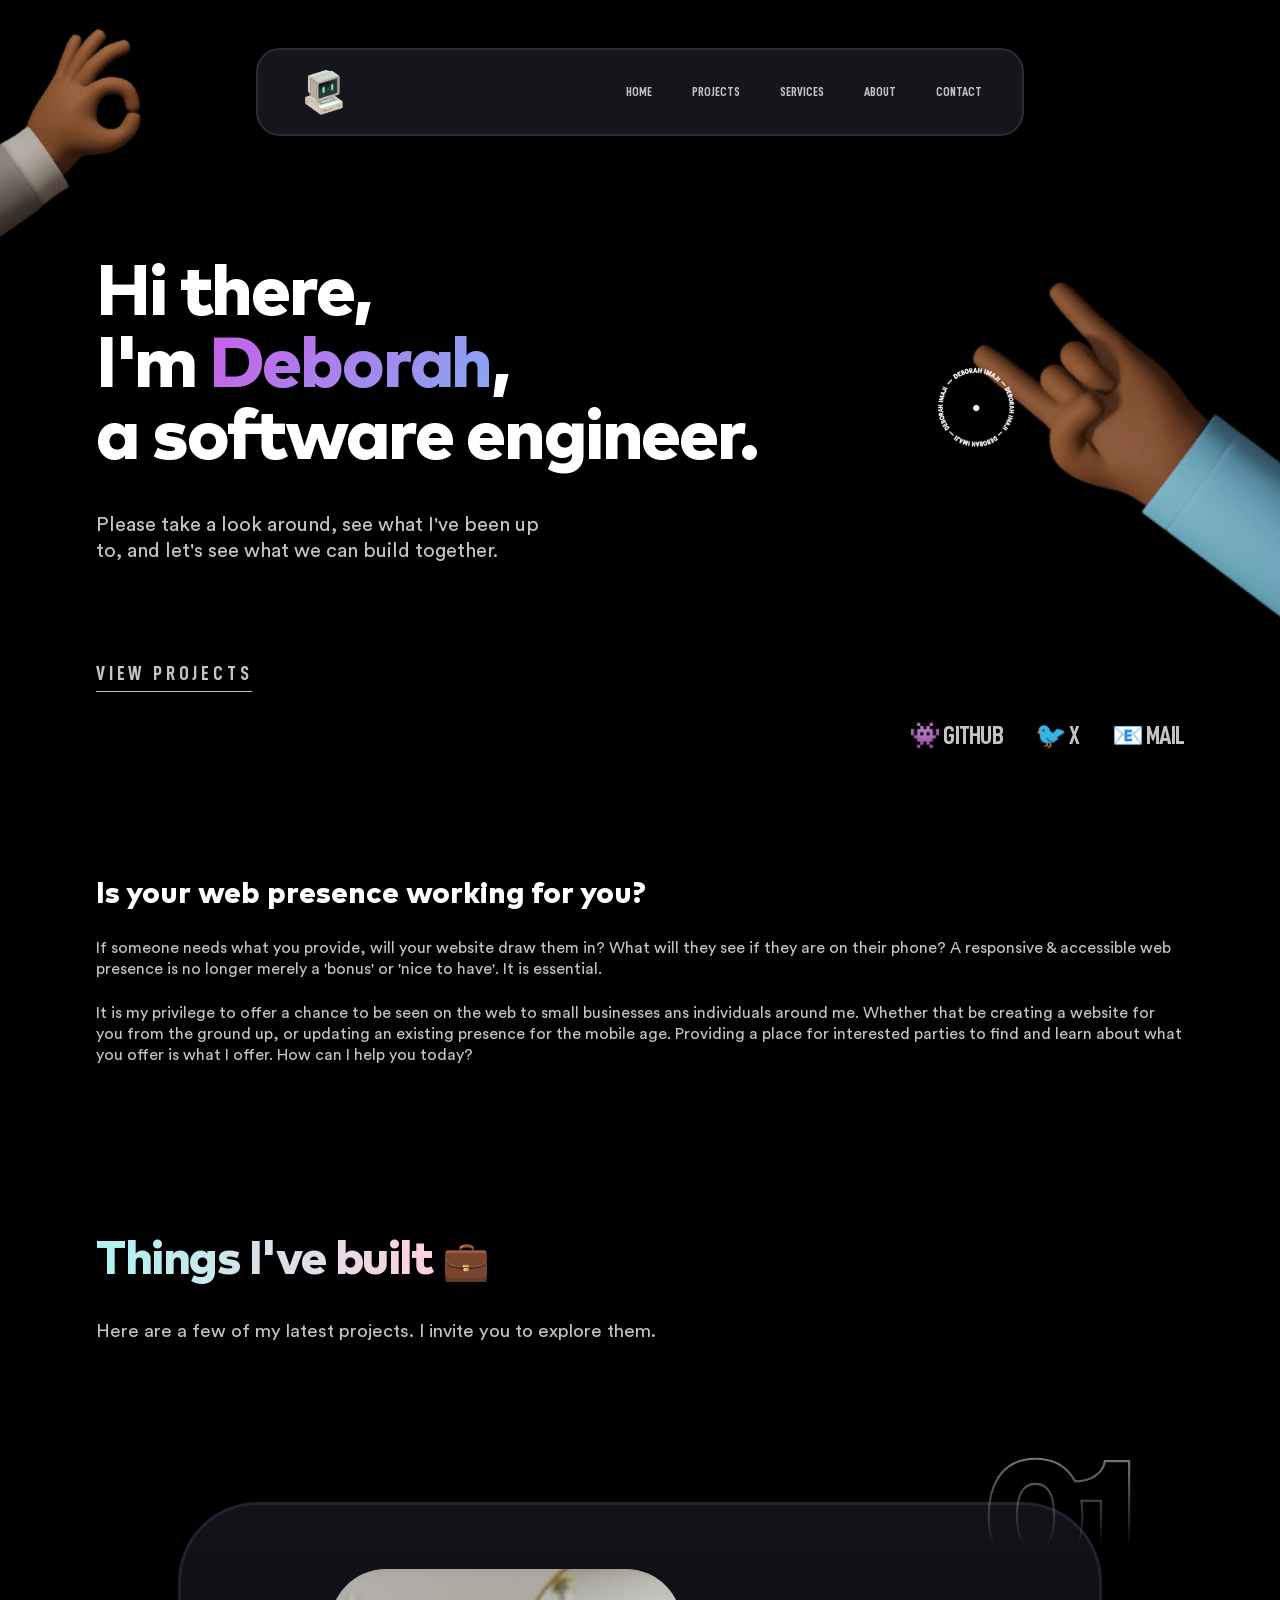
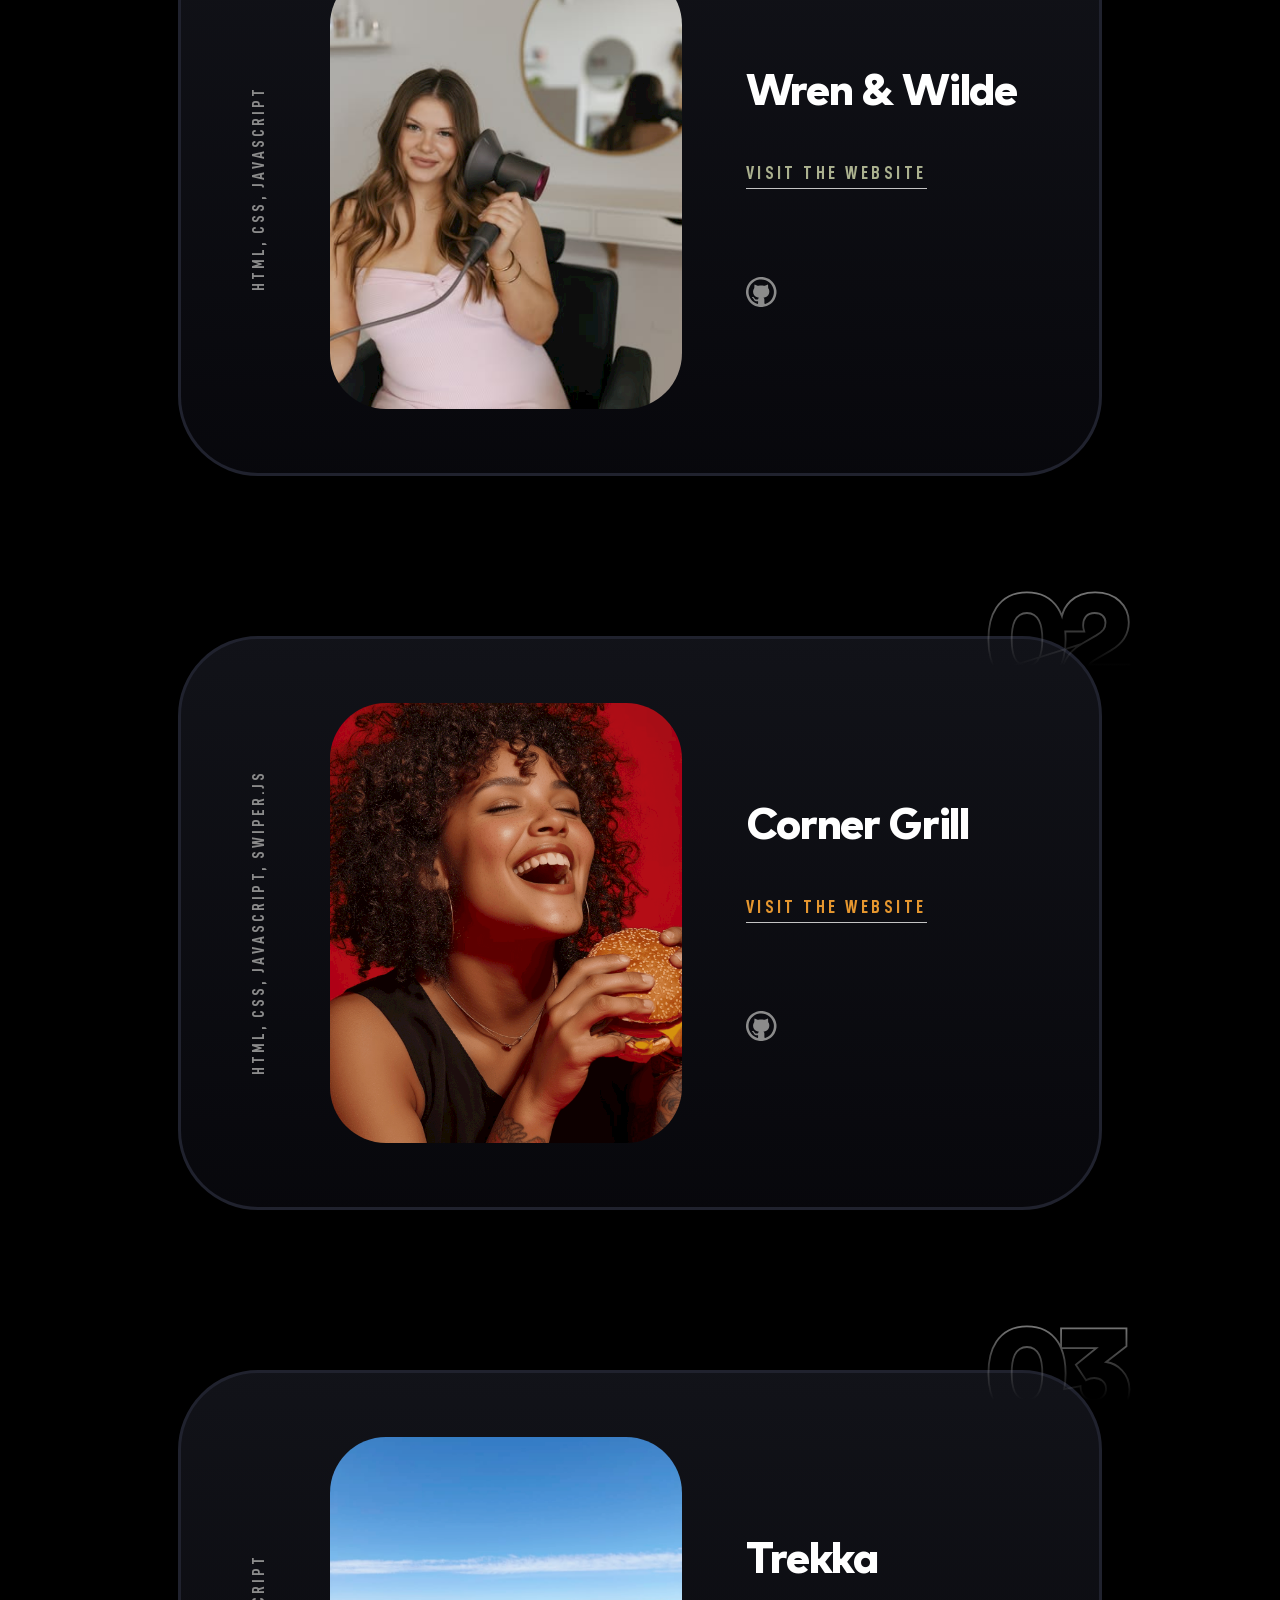
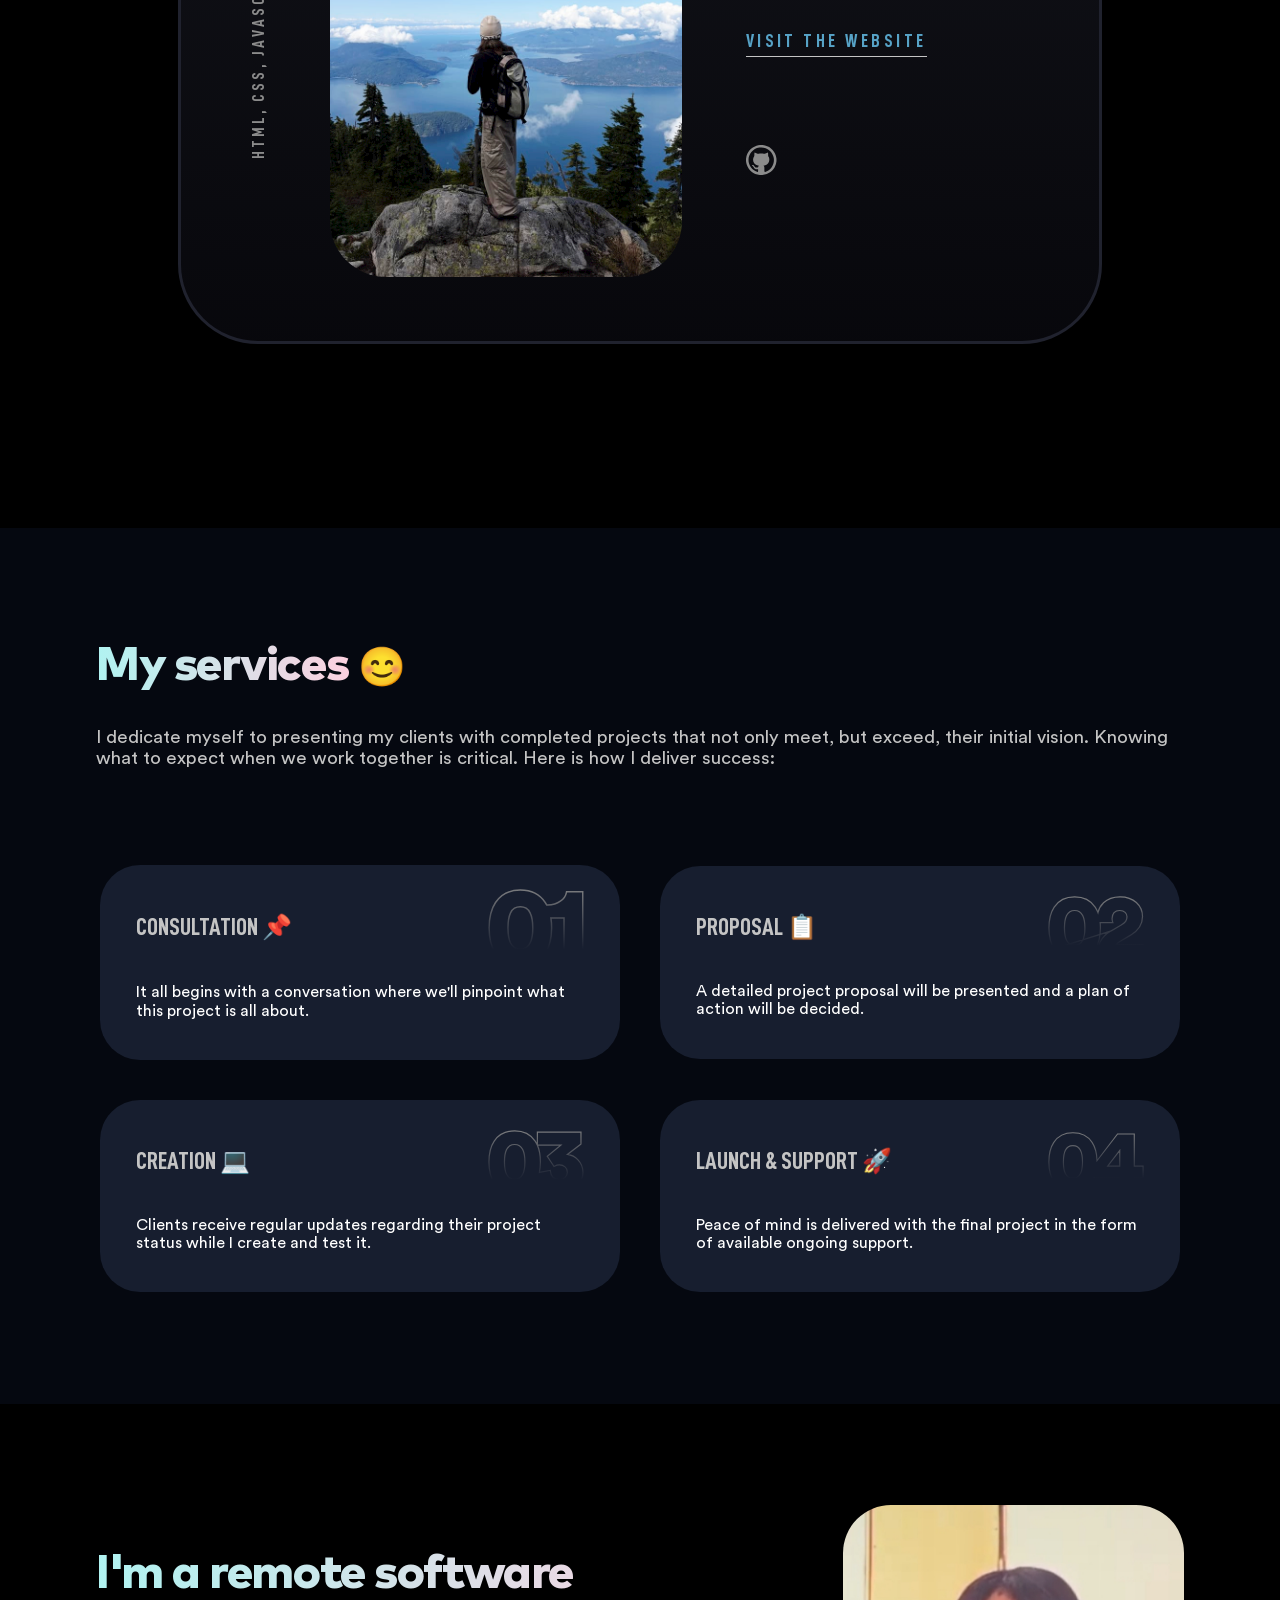
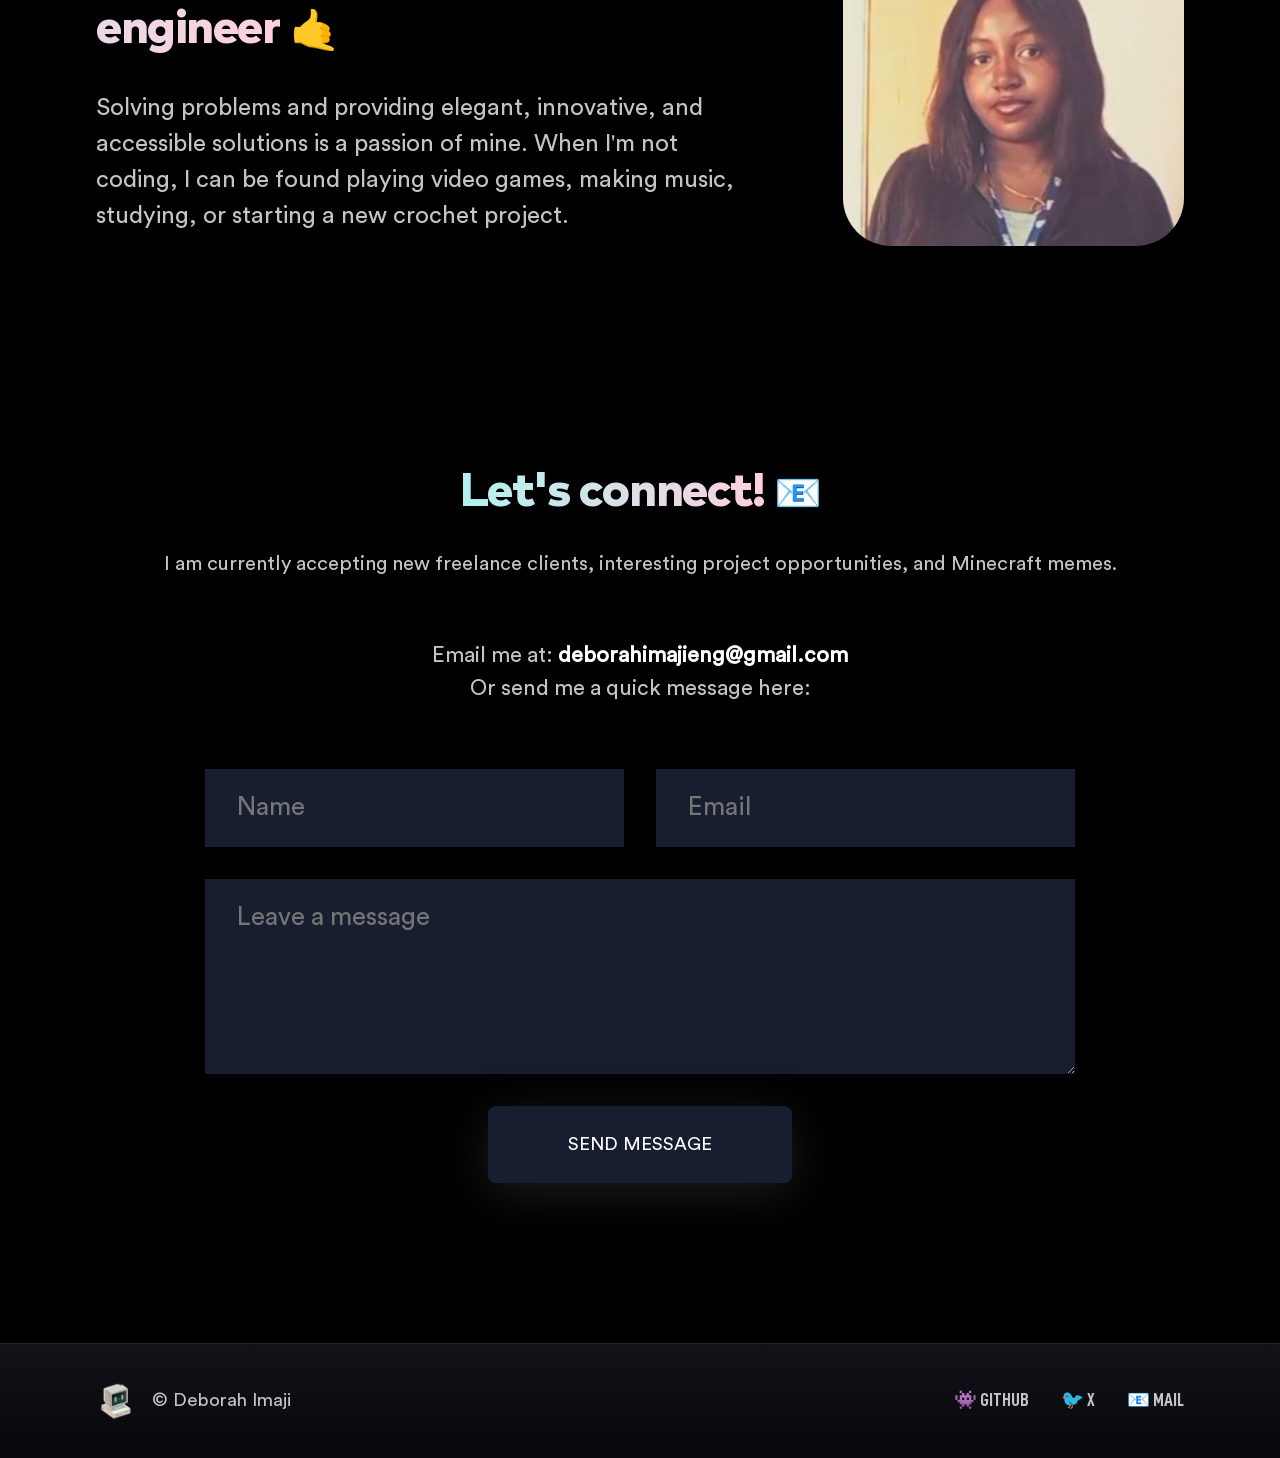
<file: index.html>
<!DOCTYPE html>
<html lang="en">
	<head>
    	<meta charset="utf-8">
    	<meta name="description" content="Your description goes here">
    	<meta name="keywords" content="one, two, three">
    <meta name="viewport" content="width=device-width, initial-scale=1.0">

    <!-- FAVICON -->
    <link rel="icon" href="assets/favicon/favicon.ico">
    <link rel="apple-touch-icon" href="assets/favicon/apple-touch-icon.png">
    <link rel="manifest" href="assets/favicon/site.webmanifest">

		<title>Deborah Imaji</title>

		<!-- external CSS link -->
		<link rel="stylesheet" href="css/normalize.css">
		<link rel="stylesheet" href="css/style.css">
	</head>
	<body>

    <div class="preloader is-inview">
            <div class="preloader__wrapper">
              <div class="preloader__left">
                <img src="assets/images/deborah-imaji-logo.png" alt="Deborah's computer logo">
              </div>

              <div class="preloader__right">
      <div class="preloader__track">
        <p class="preloader__text">HTML</p>
        <p class="preloader__text">CSS</p>
        <p class="preloader__text">JAVASCRIPT</p>
        <p class="preloader__text">HTML</p>
        <p class="preloader__text">CSS</p>
        <p class="preloader__text">JAVASCRIPT</p>
      </div>
    </div>
            </div>
    </div>

    <div class="cursor"></div>

    <!-- NAVBAR -->
    <nav class="navbar">
      <img src="assets/images/deborah-imaji-logo.png" alt="Deborah's computer logo" class="nav-logo">

      <div class="nav-links">
        <a href="#home">HOME</a>
        <a href="#projects">PROJECTS</a>
        <a href="#services">SERVICES</a>
        <a href="#about">ABOUT</a>
        <a href="#contact">CONTACT</a>
      </div>

      <button class="nav-burger" id="navBurger">
        <svg width="57" height="20" viewBox="0 0 26 20"><path fill="transparent" stroke-width="1.5" stroke="#c4c4c4" d="M 2 2.5 L 57 2.5"></path><path fill="transparent" stroke-width="1.5" stroke="#c4c4c4" d="M 2 9.423 L 57 9.423" opacity="1"></path><path fill="transparent" stroke-width="1.5" stroke="#c4c4c4" d="M 2 16.346 L 27 16.346"></path></svg>
      </button>
    </nav>

    <div class="nav-menu" id="navMenu">
      <div>
        <h4 class="nav-menu-h4">DON'T BE A STRANGER</h4>
        <div class="nav-menu-socials">
          <a target="_blank" href="https://github.com/DeborahImj">👾 GITHUB</a>
          <a target="_blank" href="https://x.com/DeborahImajiEng">🐦 X</a>
          <a target="_blank" href="mailto:deborahimajieng@gmail.com">📧 MAIL</a>
        </div>
      </div>

      <div>
        <h4 class="nav-menu-h4">NEED A WEBSITE?</h4>
        <a href="mailto:deborahimajieng@gmail.com" target="_blank" class="nav-menu-cta">Tell me about it</a>
      </div>

      <div>
        <h4 class="nav-menu-h4">FEATURED PROJECTS</h4>
        <div class="nav-menu-projects">
          <a target="_blank" href="https://wrenandwilde.netlify.app/">
            <img src="assets/images/wren-and-wilde-preview.jpg" alt="Wren and Wilde project">
            <h2>Wren & Wilde</h2>
          </a>
          <a href="https://cornergrill.netlify.app/" target="_blank">
            <img src="assets/images/corner-grill-preview.png" alt="Corner Grill project">
            <h2>Corner Grill</h2>
          </a>
          <a href="https://trekkaapp.netlify.app/" target="_blank">
            <img src="assets/images/trekka-preview.jpg" alt="Trekka project">
            <h2>
              Trekka
            </h2>
          </a>
        </div>
      </div>
    </div>

    <!-- HOME SECTION -->
    <section id="home" class="home-section">
      <div class="home-wrapper">
        <h1 class="home-heading">
        <span>Hi there,</span><br>
        <span>I'm <span class="home-gradient">Deborah</span>,</span><br>
        <span>a software engineer.</span>
      </h1>
      <p class="home-desc">
        Please take a look around, see what I've been up to, and let's see what we can build together.
      </p>
      <a href="#projects" class="home-projects">VIEW PROJECTS</a>

      <div class="home-socials">
        <a target="_blank" href="https://github.com/DeborahImj">👾 GITHUB</a>
          <a target="_blank" href="https://x.com/DeborahImajiEng">🐦 X</a>
          <a target="_blank" href="mailto:deborahimajieng@gmail.com">📧 MAIL</a>
      </div>
      </div>
    </section>


    <!-- HOOK SECTION -->
    <section class="hook-section">
      <h3 class="hook-heading">Is your web presence working for you?</h3>
      <p class="hook-desc">
        If someone needs what you provide, will your website draw them in? What will they see if they are on their phone? A responsive & accessible web presence is no longer merely a 'bonus' or 'nice to have'. It is essential.
      </p>
      <p class="hook-desc">
        It is my privilege to offer a chance to be seen on the web to small businesses ans individuals around me. Whether that be creating a website for you from the ground up, or updating an existing presence for the mobile age. Providing a place for interested parties to find and learn about what you offer is what I offer. How can I help you today?
      </p>
    </section>


    <!-- PROJECTS SECTION -->
    <section id="projects" class="projects-section">
      <h2 class="heading-2">
        <span>Things I've built </span>
        <small>💼</small>
      </h2>
      <p class="section-paragraph">
        Here are a few of my latest projects. I invite you to explore them.
      </p>

      <div class="project-card project1">
        <div class="project-card-left">
          <h4 class="project-card-h4">HTML, CSS, JAVASCRIPT</h4>
        </div>

        <div class="project-card-middle">
          <svg width="0" height="0" style="position:absolute">
            <filter id="filter-0">
              <feTurbulence type="fractalNoise" baseFrequency="0.008 0.02" numOctaves="2" seed="4" result="noise"/>
              <feDisplacementMap in="SourceGraphic" in2="noise" scale="0" xChannelSelector="R" yChannelSelector="G"/>
            </filter>
          </svg>

          <div class="project-card-images">
            <img class="img-a" src="assets/images/wren-and-wilde-preview.jpg" alt="Wren and Wilde preview">
            <img class="img-b" src="assets/images/wrenandwilde02.png" alt="Wren and Wilde alternate view">
          </div>
        </div>

        <div class="project-card-right">
          <h3>Wren & Wilde</h3>
          <a href="https://wrenandwilde.netlify.app/" target="_blank" class="project-card-link">VISIT THE WEBSITE</a>
          <a href="https://github.com/DeborahImj/wren-and-wilde" target="_blank">
            <img src="assets/images/github.svg" alt="GitHub icon">
          </a>
        </div>
      </div>
      
      <div class="project-card project2">
        <div class="project-card-left">
          <h4 class="project-card-h4">HTML, CSS, JAVASCRIPT, SWIPER.JS</h4>
        </div>

        <div class="project-card-middle">
          <svg width="0" height="0" style="position:absolute">
            <filter id="filter-0">
              <feTurbulence type="fractalNoise" baseFrequency="0.008 0.02" numOctaves="2" seed="4" result="noise"/>
              <feDisplacementMap in="SourceGraphic" in2="noise" scale="0" xChannelSelector="R" yChannelSelector="G"/>
            </filter>
          </svg>

          <div class="project-card-images">
            <img class="img-a" src="assets/images/corner-grill-preview.png" alt="Corner Grill preview">
            <img class="img-b" src="assets/images/cornergrill02.png" alt="Corner Grill alternate view">
          </div>
        </div>

        <div class="project-card-right">
          <h3>Corner Grill</h3>
          <a href="https://cornergrill.netlify.app/" target="_blank" class="project-card-link">VISIT THE WEBSITE</a>
          <a href="https://github.com/DeborahImj/corner-grill" target="_blank">
            <img src="assets/images/github.svg" alt="GitHub icon">
          </a>
        </div>
      </div>
      
      <div class="project-card project3">
        <div class="project-card-left">
          <h4 class="project-card-h4">HTML, CSS, JAVASCRIPT</h4>
        </div>

        <div class="project-card-middle">
          <svg width="0" height="0" style="position:absolute">
            <filter id="filter-0">
              <feTurbulence type="fractalNoise" baseFrequency="0.008 0.02" numOctaves="2" seed="4" result="noise"/>
              <feDisplacementMap in="SourceGraphic" in2="noise" scale="0" xChannelSelector="R" yChannelSelector="G"/>
            </filter>
          </svg>

          <div class="project-card-images">
            <img class="img-a" src="assets/images/trekka-preview.jpg" alt="Trekka preview">
            <img class="img-b" src="assets/images/trekka02.png" alt="Trekka alternate view">
          </div>
        </div>

        <div class="project-card-right">
          <h3>Trekka</h3>
          <a href="https://trekkaapp.netlify.app/" target="_blank" class="project-card-link">VISIT THE WEBSITE</a>
          <a href="https://github.com/DeborahImj/trekka" target="_blank">
            <img src="assets/images/github.svg" alt="GitHub icon">
          </a>
        </div>
      </div>
    </section>


    <!-- SERVICES SECTION -->
    <section id="services" class="services-section">
      <h2 class="heading-2">
        <span>My services </span>
        <small>😊</small>
      </h2>
      <p class="section-paragraph">I dedicate myself to presenting my clients with completed projects that not only meet, but exceed, their initial vision. Knowing what to expect when we work together is critical. Here is how I deliver success:</p>

      <section class="service-gallery">
        <div class="service-card">
          <div class="service-card-top">
            <h3>Consultation 📌</h3>
            <img src="assets/images/01.svg" alt="Number 1 icon">
          </div>
          <p class="service-card-desc">
            It all begins with a conversation where we'll pinpoint what this project is all about.
          </p>
        </div>

        <div class="service-card">
          <div class="service-card-top">
            <h3>Proposal 📋</h3>
            <img src="assets/images/02.svg" alt="Number 2 icon">
          </div>
          <p class="service-card-desc">
            A detailed project proposal will be presented and a plan of action will be decided.
          </p>
        </div>

        <div class="service-card">
          <div class="service-card-top">
            <h3>Creation 💻</h3>
            <img src="assets/images/03.svg" alt="Number 3 icon">
          </div>
          <p class="service-card-desc">
            Clients receive regular updates regarding their project status while I create and test it.
          </p>
        </div>

        <div class="service-card">
          <div class="service-card-top">
            <h3>Launch & Support 🚀</h3>
            <img src="assets/images/04.svg" alt="Number 4 icon">
          </div>
          <p class="service-card-desc">
            Peace of mind is delivered with the final project in the form of available ongoing support.
          </p>
        </div>
      </section>
    </section>


    <!-- ABOUT SECTION -->
    <section id="about" class="about-section">
      <div class="about-left">
        <h2 class="heading-2">
          <span>I'm a remote software engineer</span>
          <small>🤙</small>
        </h2>
        <p class="section-paragraph">
          Solving problems and providing elegant, innovative, and accessible solutions is a passion of mine. When I'm not coding, I can be found playing video games, making music, studying, or starting a new crochet project.
        </p>
      </div>

      <div class="about-right">
        <img src="assets/images/deborah-imaji-headshot.jpg" alt="Deborah's headshot">
      </div>
    </section>


    <!-- CONTACT SECTION -->
    <section id="contact" class="contact-section">
      <h2 class="heading-2">
        <span>Let's connect!</span>
        <small>📧</small>
      </h2>
      <p class="section-paragraph">
        I am currently accepting new freelance clients, interesting project opportunities, and Minecraft memes.
      </p>
      <p class="contact-p">
        Email me at: <a href="mailto:deborahimajieng@gmail.com" target="_blank"><strong>deborahimajieng@gmail.com</strong></a>
        <br>
        Or send me a quick message here:
      </p>

      <form name="contact" method="POST" data-netlify="true" class="contact-form">
  <input type="hidden" name="form-name" value="contact" />

  <input type="text" id="name" name="name" required placeholder="Name" />

  <input type="email" id="email" name="email" required placeholder="Email" />

  <textarea id="message" name="message" rows="5" required placeholder="Leave a message"></textarea>

  <button type="submit">SEND MESSAGE</button>
</form>

<p class="form-status contact-p" aria-live="polite"></p>
    </section>


    <!-- FOOTER -->
    <footer class="footer">
      <div class="footer-left">
        <img src="assets/images/deborah-imaji-logo.png" alt="Deborah's computer logo">
        <p>© Deborah Imaji</p>
      </div>
      <div class="footer-right">
        <a target="_blank" href="https://github.com/DeborahImj">👾 GITHUB</a>
          <a target="_blank" href="https://x.com/DeborahImajiEng">🐦 X</a>
          <a target="_blank" href="mailto:deborahimajieng@gmail.com">📧 MAIL</a>
      </div>
    </footer>
    
		<script type="text/javascript" src="js/main.js"></script>
	</body>
</html>
</file>
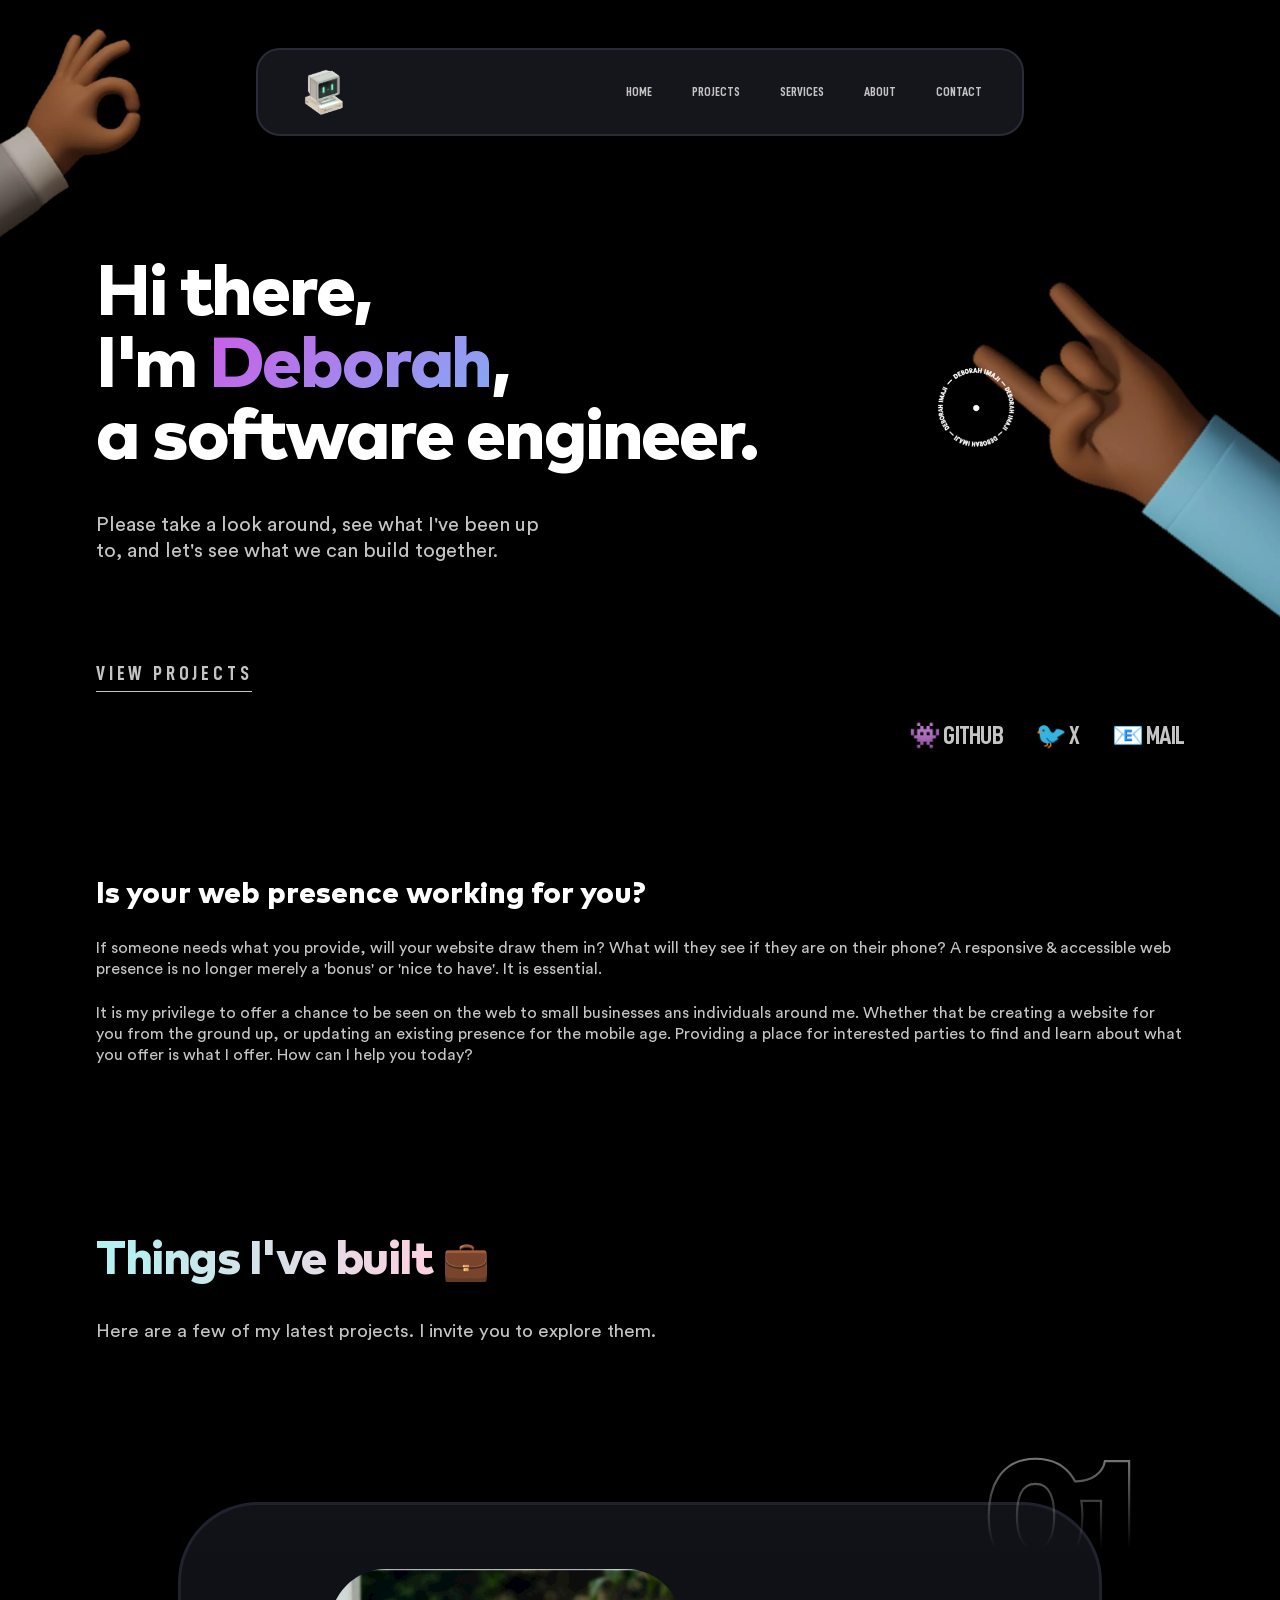
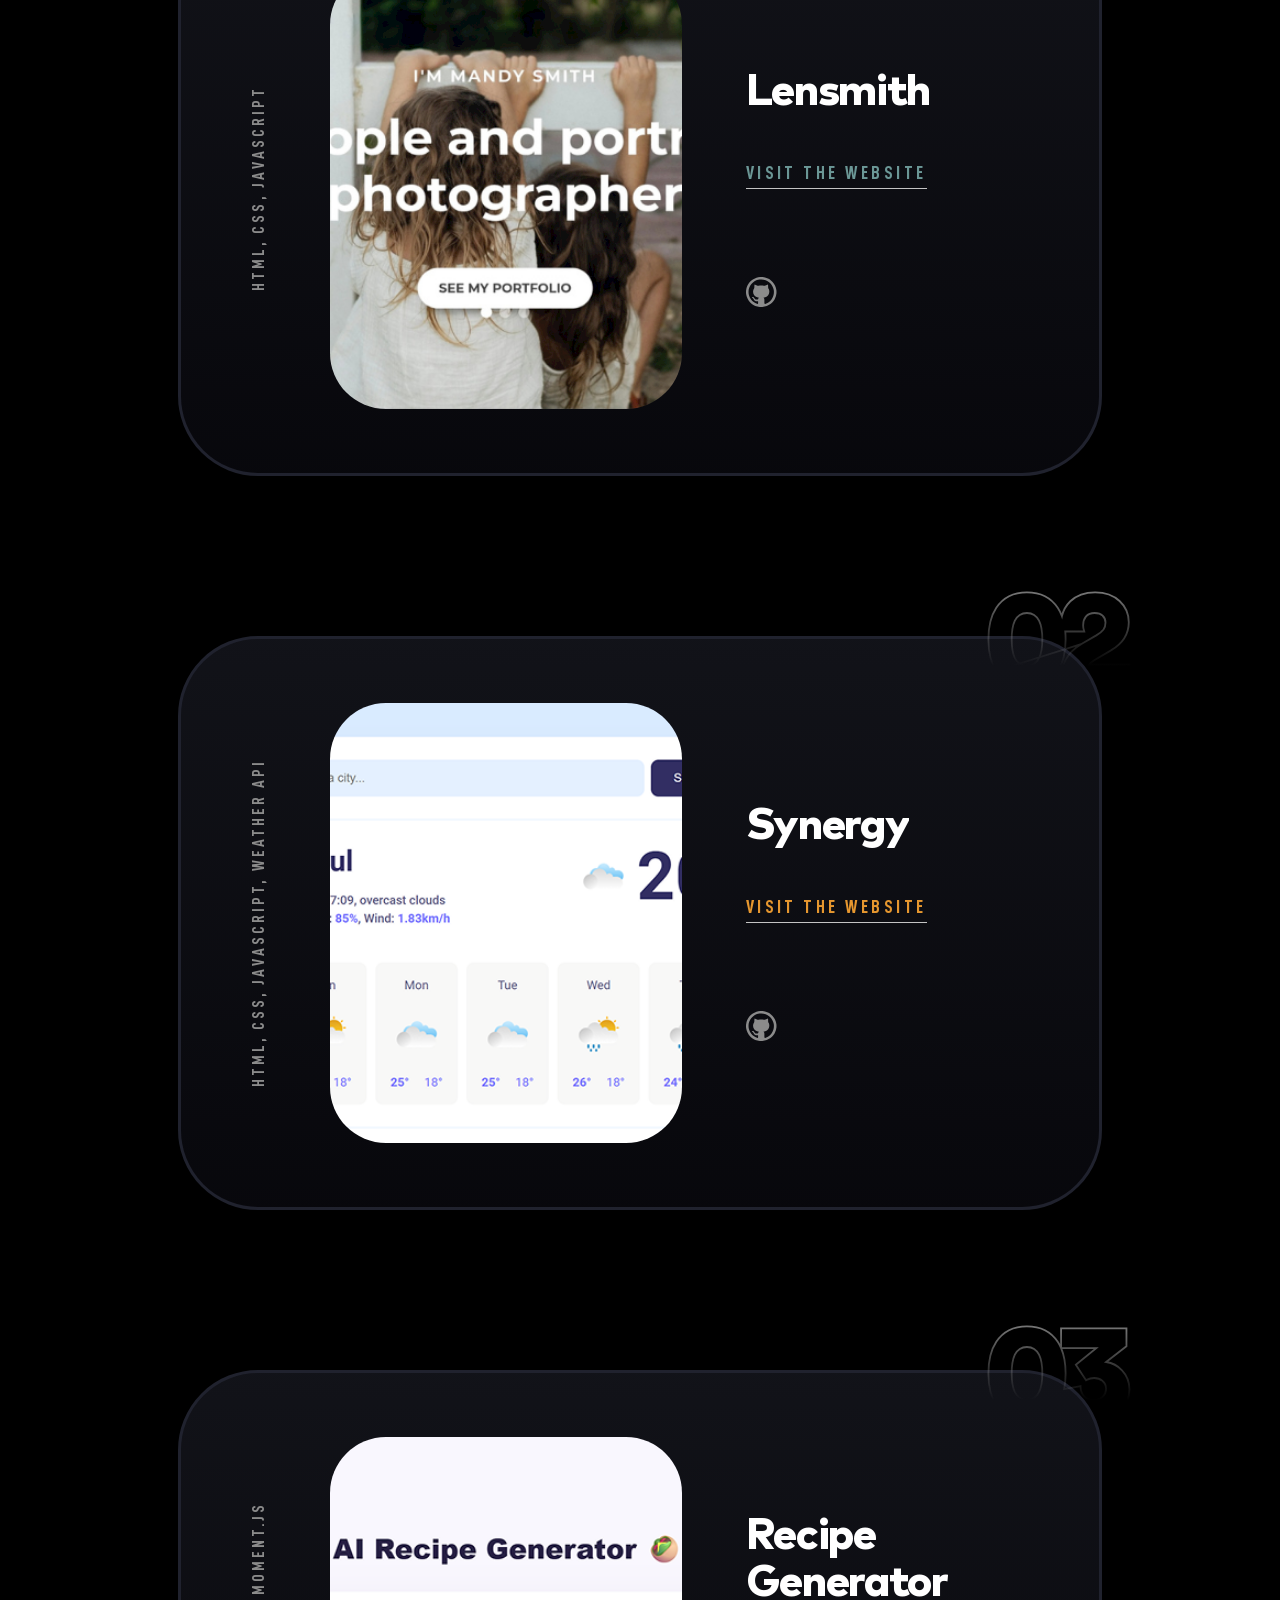
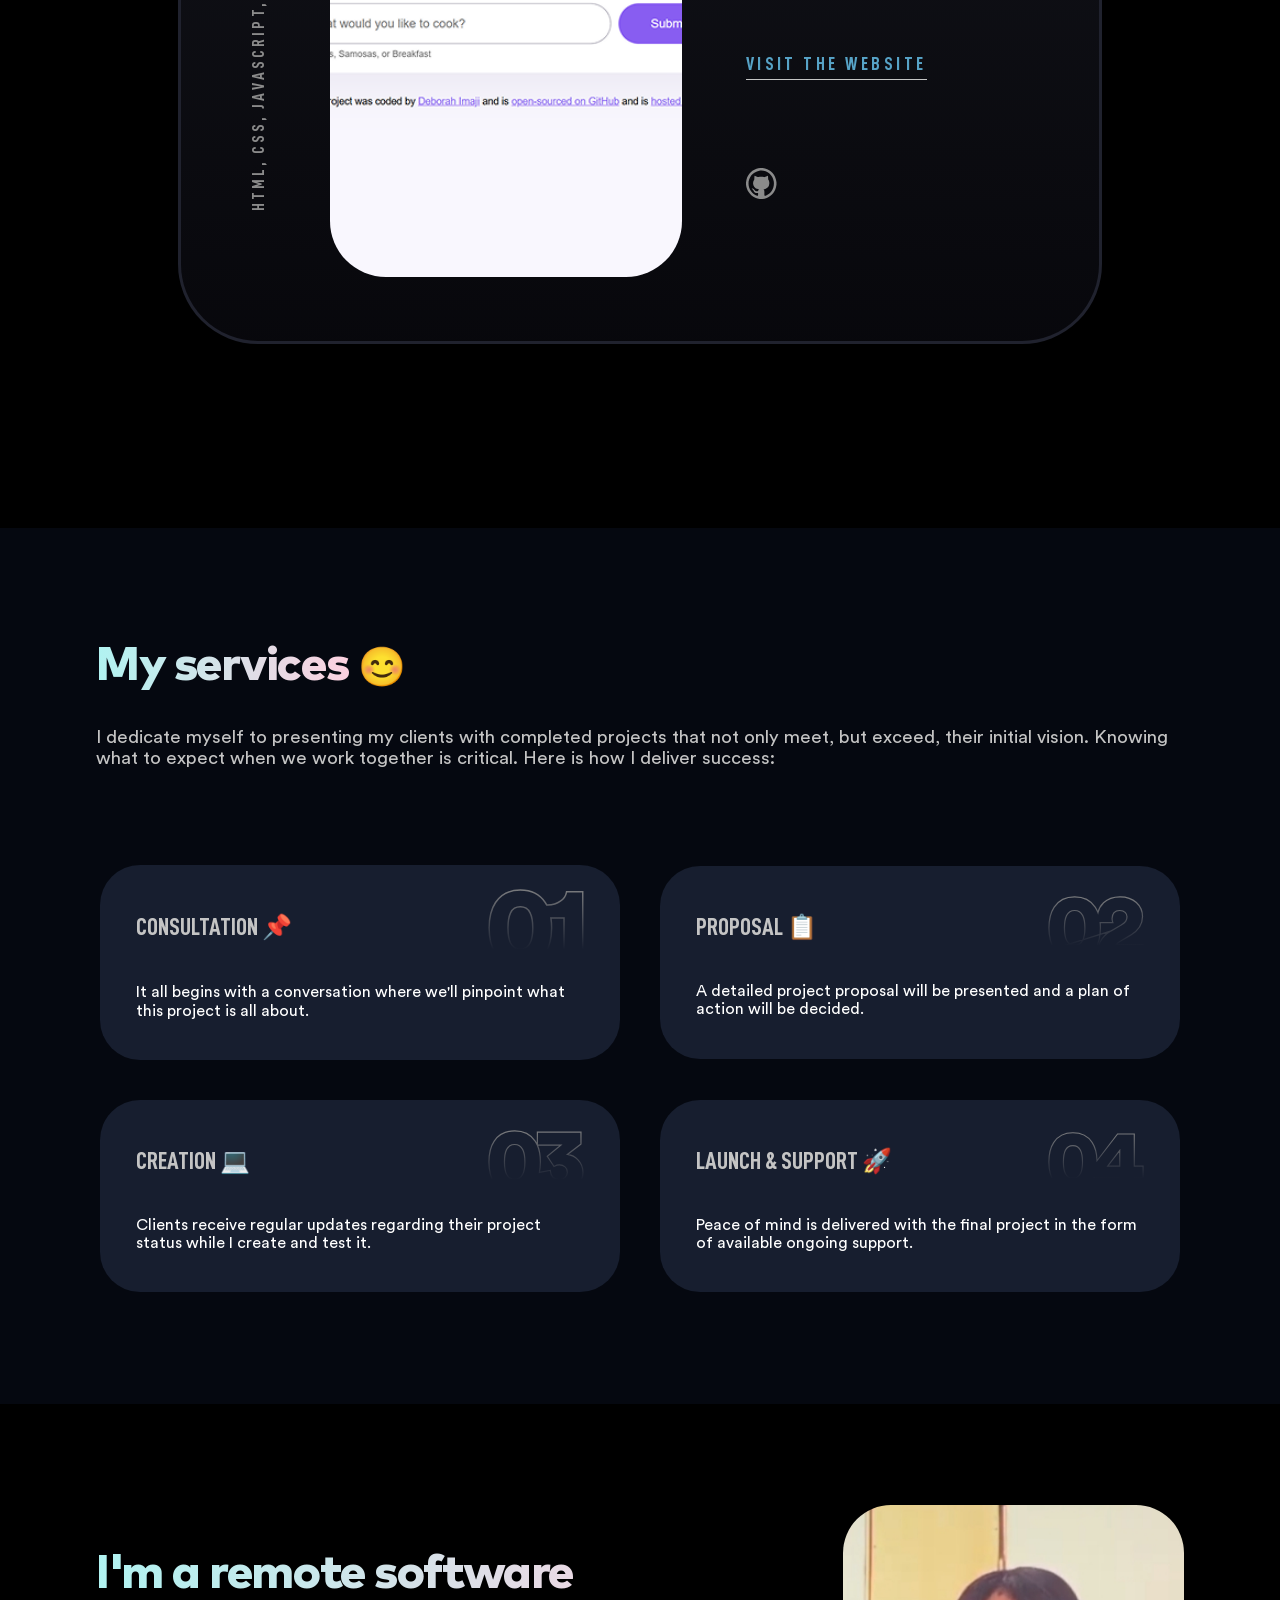
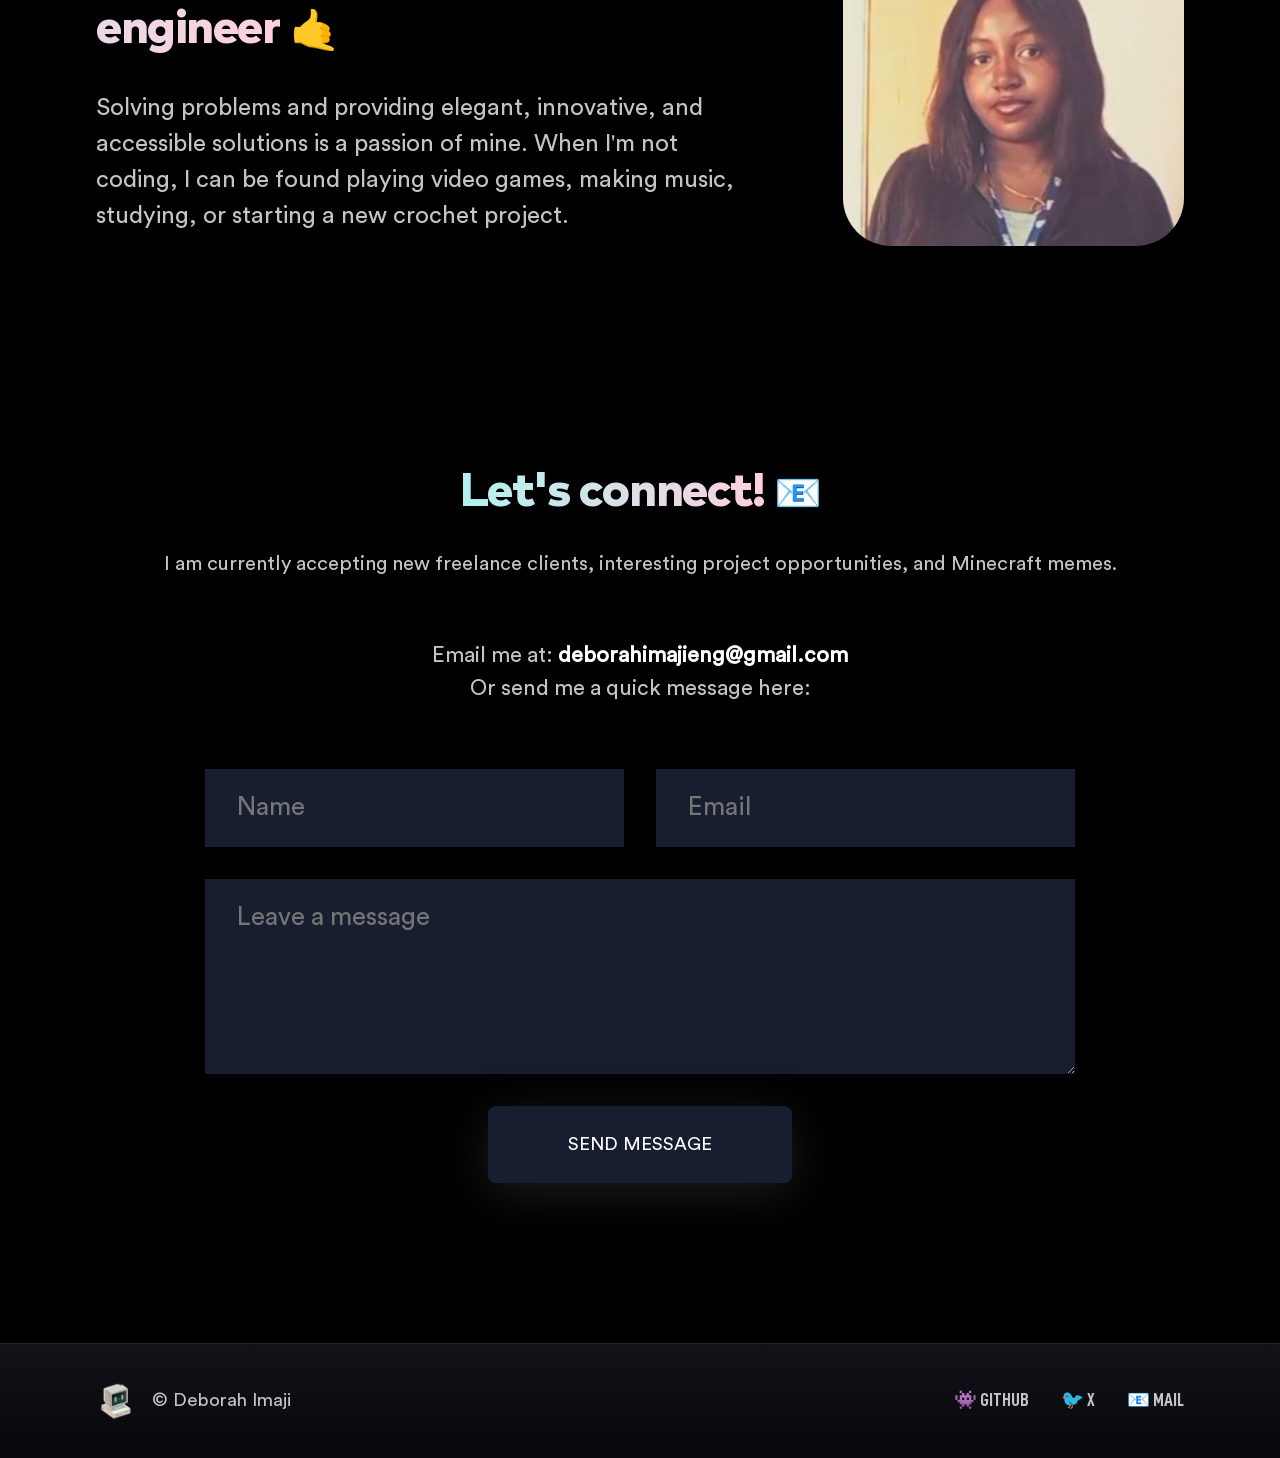
<file: app/index.html>
<!DOCTYPE html>
<html lang="en">
	<head>
    	<meta charset="utf-8">
    	<meta name="description" content="Your description goes here">
    	<meta name="keywords" content="one, two, three">
    <meta name="viewport" content="width=device-width, initial-scale=1.0">

    <!-- FAVICON -->
    <link rel="icon" href="assets/favicon/favicon.ico">
    <link rel="apple-touch-icon" href="assets/favicon/apple-touch-icon.png">
    <link rel="manifest" href="assets/favicon/site.webmanifest">

		<title>Deborah Imaji</title>

		<!-- external CSS link -->
		<link rel="stylesheet" href="css/normalize.css">
		<link rel="stylesheet" href="css/style.css">
	</head>
	<body>

    <div class="preloader is-inview">
            <div class="preloader__wrapper">
              <div class="preloader__left">
                <img src="assets/images/deborah-imaji-logo.png" alt="Deborah's computer logo">
              </div>

              <div class="preloader__right">
      <div class="preloader__track">
        <p class="preloader__text">HTML</p>
        <p class="preloader__text">CSS</p>
        <p class="preloader__text">JAVASCRIPT</p>
        <p class="preloader__text">HTML</p>
        <p class="preloader__text">CSS</p>
        <p class="preloader__text">JAVASCRIPT</p>
      </div>
    </div>
            </div>
    </div>

    <div class="cursor"></div>

    <!-- NAVBAR -->
    <nav class="navbar">
      <img src="assets/images/deborah-imaji-logo.png" alt="Deborah's computer logo" class="nav-logo">

      <div class="nav-links">
        <a href="#home">HOME</a>
        <a href="#projects">PROJECTS</a>
        <a href="#services">SERVICES</a>
        <a href="#about">ABOUT</a>
        <a href="#contact">CONTACT</a>
      </div>

      <button class="nav-burger" id="navBurger">
        <svg width="57" height="20" viewBox="0 0 26 20"><path fill="transparent" stroke-width="1.5" stroke="#c4c4c4" d="M 2 2.5 L 57 2.5"></path><path fill="transparent" stroke-width="1.5" stroke="#c4c4c4" d="M 2 9.423 L 57 9.423" opacity="1"></path><path fill="transparent" stroke-width="1.5" stroke="#c4c4c4" d="M 2 16.346 L 27 16.346"></path></svg>
      </button>
    </nav>

    <div class="nav-menu" id="navMenu">
      <div>
        <h4 class="nav-menu-h4">DON'T BE A STRANGER</h4>
        <div class="nav-menu-socials">
          <a target="_blank" href="https://github.com/DeborahImj">👾 GITHUB</a>
          <a target="_blank" href="https://x.com/DeborahImajiEng">🐦 X</a>
          <a target="_blank" href="mailto:deborahimajieng@gmail.com">📧 MAIL</a>
        </div>
      </div>

      <div>
        <h4 class="nav-menu-h4">NEED A WEBSITE?</h4>
        <a href="mailto:deborahimajieng@gmail.com" target="_blank" class="nav-menu-cta">Tell me about it</a>
      </div>

      <div>
        <h4 class="nav-menu-h4">FEATURED PROJECTS</h4>
        <div class="nav-menu-projects">
          <a target="_blank" href="https://lensmith.netlify.app/">
            <img src="assets/images/lensmith-preview.png" alt="Lensmith project">
            <h2>Lensmith</h2>
          </a>
          <a href="https://the-synergy-app.netlify.app/" target="_blank">
            <img src="assets/images/synergy-preview.png" alt="Synergy project">
            <h2>Synergy</h2>
          </a>
          <a href="https://myrecipegenerator.netlify.app/" target="_blank">
            <img src="assets/images/recipe-generator-preview.png" alt="Recipe generator project">
            <h2>
              Recipe<br>
              Generator
            </h2>
          </a>
        </div>
      </div>
    </div>

    <!-- HOME SECTION -->
    <section id="home" class="home-section">
      <div class="home-wrapper">
        <h1 class="home-heading">
        <span>Hi there,</span><br>
        <span>I'm <span class="home-gradient">Deborah</span>,</span><br>
        <span>a software engineer.</span>
      </h1>
      <p class="home-desc">
        Please take a look around, see what I've been up to, and let's see what we can build together.
      </p>
      <a href="#projects" class="home-projects">VIEW PROJECTS</a>

      <div class="home-socials">
        <a target="_blank" href="https://github.com/DeborahImj">👾 GITHUB</a>
          <a target="_blank" href="https://x.com/DeborahImajiEng">🐦 X</a>
          <a target="_blank" href="mailto:deborahimajieng@gmail.com">📧 MAIL</a>
      </div>
      </div>
    </section>


    <!-- HOOK SECTION -->
    <section class="hook-section">
      <h3 class="hook-heading">Is your web presence working for you?</h3>
      <p class="hook-desc">
        If someone needs what you provide, will your website draw them in? What will they see if they are on their phone? A responsive & accessible web presence is no longer merely a 'bonus' or 'nice to have'. It is essential.
      </p>
      <p class="hook-desc">
        It is my privilege to offer a chance to be seen on the web to small businesses ans individuals around me. Whether that be creating a website for you from the ground up, or updating an existing presence for the mobile age. Providing a place for interested parties to find and learn about what you offer is what I offer. How can I help you today?
      </p>
    </section>


    <!-- PROJECTS SECTION -->
    <section id="projects" class="projects-section">
      <h2 class="heading-2">
        <span>Things I've built </span>
        <small>💼</small>
      </h2>
      <p class="section-paragraph">
        Here are a few of my latest projects. I invite you to explore them.
      </p>

      <div class="project-card project1">
        <div class="project-card-left">
          <h4 class="project-card-h4">HTML, CSS, JAVASCRIPT</h4>
        </div>

        <div class="project-card-middle">
          <svg width="0" height="0" style="position:absolute">
            <filter id="filter-0">
              <feTurbulence type="fractalNoise" baseFrequency="0.008 0.02" numOctaves="2" seed="4" result="noise"/>
              <feDisplacementMap in="SourceGraphic" in2="noise" scale="0" xChannelSelector="R" yChannelSelector="G"/>
            </filter>
          </svg>

          <div class="project-card-images">
            <img class="img-a" src="assets/images/lensmith-preview.png" alt="Lensmith preview">
            <img class="img-b" src="assets/images/lensmith02.png" alt="Lensmith alternate view">
          </div>
        </div>

        <div class="project-card-right">
          <h3>Lensmith</h3>
          <a href="https://lensmith.netlify.app/" target="_blank" class="project-card-link">VISIT THE WEBSITE</a>
          <a href="https://github.com/DeborahImaji/lensmith" target="_blank">
            <img src="assets/images/github.svg" alt="GitHub icon">
          </a>
        </div>
      </div>
      
      <div class="project-card project2">
        <div class="project-card-left">
          <h4 class="project-card-h4">HTML, CSS, JAVASCRIPT, WEATHER API</h4>
        </div>

        <div class="project-card-middle">
          <svg width="0" height="0" style="position:absolute">
            <filter id="filter-0">
              <feTurbulence type="fractalNoise" baseFrequency="0.008 0.02" numOctaves="2" seed="4" result="noise"/>
              <feDisplacementMap in="SourceGraphic" in2="noise" scale="0" xChannelSelector="R" yChannelSelector="G"/>
            </filter>
          </svg>

          <div class="project-card-images">
            <img class="img-a" src="assets/images/synergy-preview.png" alt="Synergy preview">
            <img class="img-b" src="assets/images/synergy02.png" alt="Synergy alternate view">
          </div>
        </div>

        <div class="project-card-right">
          <h3>Synergy</h3>
          <a href="https://the-synergy-app.netlify.app/" target="_blank" class="project-card-link">VISIT THE WEBSITE</a>
          <a href="https://github.com/DeborahImaji/synergy" target="_blank">
            <img src="assets/images/github.svg" alt="GitHub icon">
          </a>
        </div>
      </div>
      
      <div class="project-card project3">
        <div class="project-card-left">
          <h4 class="project-card-h4">HTML, CSS, JAVASCRIPT, MOMENT.JS</h4>
        </div>

        <div class="project-card-middle">
          <svg width="0" height="0" style="position:absolute">
            <filter id="filter-0">
              <feTurbulence type="fractalNoise" baseFrequency="0.008 0.02" numOctaves="2" seed="4" result="noise"/>
              <feDisplacementMap in="SourceGraphic" in2="noise" scale="0" xChannelSelector="R" yChannelSelector="G"/>
            </filter>
          </svg>

          <div class="project-card-images">
            <img class="img-a" src="assets/images/recipe-generator-preview.png" alt="Recipe generator preview">
            <img class="img-b" src="assets/images/recipe-generator02.png" alt="Recipe generator alternate view">
          </div>
        </div>

        <div class="project-card-right">
          <h3>Recipe<br>Generator</h3>
          <a href="https://myrecipegenerator.netlify.app/" target="_blank" class="project-card-link">VISIT THE WEBSITE</a>
          <a href="https://github.com/DeborahImaji/recipe-generator" target="_blank">
            <img src="assets/images/github.svg" alt="GitHub icon">
          </a>
        </div>
      </div>
    </section>


    <!-- SERVICES SECTION -->
    <section id="services" class="services-section">
      <h2 class="heading-2">
        <span>My services </span>
        <small>😊</small>
      </h2>
      <p class="section-paragraph">I dedicate myself to presenting my clients with completed projects that not only meet, but exceed, their initial vision. Knowing what to expect when we work together is critical. Here is how I deliver success:</p>

      <section class="service-gallery">
        <div class="service-card">
          <div class="service-card-top">
            <h3>Consultation 📌</h3>
            <img src="assets/images/01.svg" alt="Number 1 icon">
          </div>
          <p class="service-card-desc">
            It all begins with a conversation where we'll pinpoint what this project is all about.
          </p>
        </div>

        <div class="service-card">
          <div class="service-card-top">
            <h3>Proposal 📋</h3>
            <img src="assets/images/02.svg" alt="Number 2 icon">
          </div>
          <p class="service-card-desc">
            A detailed project proposal will be presented and a plan of action will be decided.
          </p>
        </div>

        <div class="service-card">
          <div class="service-card-top">
            <h3>Creation 💻</h3>
            <img src="assets/images/03.svg" alt="Number 3 icon">
          </div>
          <p class="service-card-desc">
            Clients receive regular updates regarding their project status while I create and test it.
          </p>
        </div>

        <div class="service-card">
          <div class="service-card-top">
            <h3>Launch & Support 🚀</h3>
            <img src="assets/images/04.svg" alt="Number 4 icon">
          </div>
          <p class="service-card-desc">
            Peace of mind is delivered with the final project in the form of available ongoing support.
          </p>
        </div>
      </section>
    </section>


    <!-- ABOUT SECTION -->
    <section id="about" class="about-section">
      <div class="about-left">
        <h2 class="heading-2">
          <span>I'm a remote software engineer</span>
          <small>🤙</small>
        </h2>
        <p class="section-paragraph">
          Solving problems and providing elegant, innovative, and accessible solutions is a passion of mine. When I'm not coding, I can be found playing video games, making music, studying, or starting a new crochet project.
        </p>
      </div>

      <div class="about-right">
        <img src="assets/images/deborah-imaji-headshot.jpg" alt="Deborah's headshot">
      </div>
    </section>


    <!-- CONTACT SECTION -->
    <section id="contact" class="contact-section">
      <h2 class="heading-2">
        <span>Let's connect!</span>
        <small>📧</small>
      </h2>
      <p class="section-paragraph">
        I am currently accepting new freelance clients, interesting project opportunities, and Minecraft memes.
      </p>
      <p class="contact-p">
        Email me at: <a href="mailto:deborahimajieng@gmail.com" target="_blank"><strong>deborahimajieng@gmail.com</strong></a>
        <br>
        Or send me a quick message here:
      </p>

      <form name="contact" method="POST" data-netlify="true" class="contact-form">
  <input type="hidden" name="form-name" value="contact" />

  <input type="text" id="name" name="name" required placeholder="Name" />

  <input type="email" id="email" name="email" required placeholder="Email" />

  <textarea id="message" name="message" rows="5" required placeholder="Leave a message"></textarea>

  <button type="submit">SEND MESSAGE</button>
</form>

<p class="form-status contact-p" aria-live="polite"></p>
    </section>


    <!-- FOOTER -->
    <footer class="footer">
      <div class="footer-left">
        <img src="assets/images/deborah-imaji-logo.png" alt="Deborah's computer logo">
        <p>© Deborah Imaji</p>
      </div>
      <div class="footer-right">
        <a target="_blank" href="https://github.com/DeborahImj">👾 GITHUB</a>
          <a target="_blank" href="https://x.com/DeborahImajiEng">🐦 X</a>
          <a target="_blank" href="mailto:deborahimajieng@gmail.com">📧 MAIL</a>
      </div>
    </footer>
    
		<script type="text/javascript" src="js/main.js"></script>
	</body>
</html>
</file>
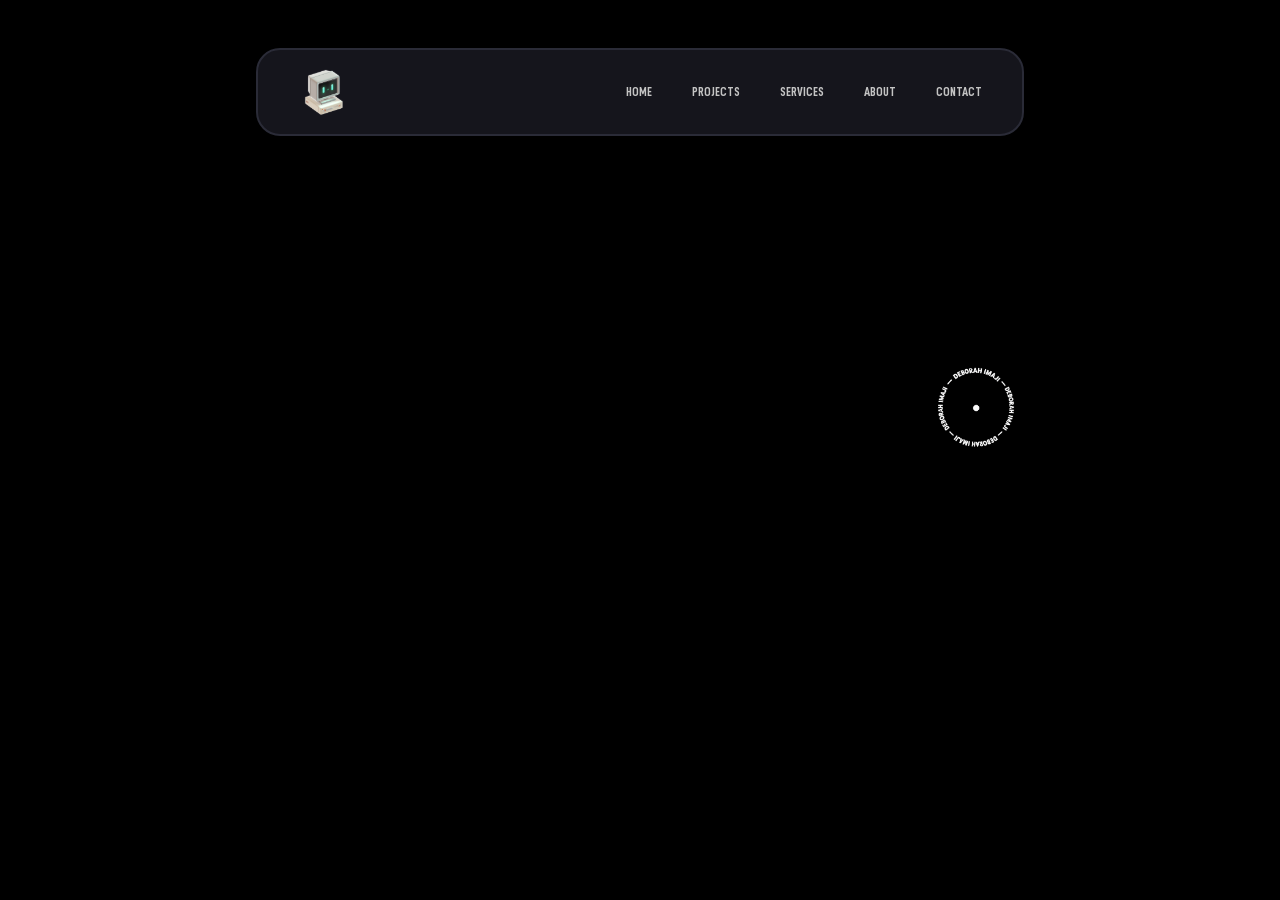
<file: demo/index.html>
<!DOCTYPE html>
<html lang="en">
	<head>
    	<meta charset="utf-8">
    	<meta name="description" content="Your description goes here">
    	<meta name="keywords" content="one, two, three">
    <meta name="viewport" content="width=device-width, initial-scale=1.0">

    <!-- FAVICON -->
    <link rel="icon" href="assets/favicon/favicon.ico">
    <link rel="apple-touch-icon" href="assets/favicon/apple-touch-icon.png">
    <link rel="manifest" href="assets/favicon/site.webmanifest">

		<title>Deborah Imaji</title>

		<!-- external CSS link -->
		<link rel="stylesheet" href="css/normalize.css">
		<link rel="stylesheet" href="css/style.css">
	</head>
	<body>

    <div class="preloader is-inview">
            <div class="preloader__wrapper">
              <div class="preloader__left">
                <img src="assets/images/deborah-imaji-logo.png" alt="Deborah's computer logo">
              </div>

              <div class="preloader__right">
      <div class="preloader__track">
        <p class="preloader__text">HTML</p>
        <p class="preloader__text">CSS</p>
        <p class="preloader__text">JAVASCRIPT</p>
        <p class="preloader__text">HTML</p>
        <p class="preloader__text">CSS</p>
        <p class="preloader__text">JAVASCRIPT</p>
      </div>
    </div>
            </div>
    </div>

    <div class="cursor"></div>

    <!-- NAVBAR -->
    <nav class="navbar">
      <img src="assets/images/deborah-imaji-logo.png" alt="Deborah's computer logo" class="nav-logo">

      <div class="nav-links">
        <a href="#home">HOME</a>
        <a href="#projects">PROJECTS</a>
        <a href="#services">SERVICES</a>
        <a href="#about">ABOUT</a>
        <a href="#contact">CONTACT</a>
      </div>

      <button class="nav-burger" id="navBurger">
        <svg width="57" height="20" viewBox="0 0 26 20"><path fill="transparent" stroke-width="1.5" stroke="#c4c4c4" d="M 2 2.5 L 57 2.5"></path><path fill="transparent" stroke-width="1.5" stroke="#c4c4c4" d="M 2 9.423 L 57 9.423" opacity="1"></path><path fill="transparent" stroke-width="1.5" stroke="#c4c4c4" d="M 2 16.346 L 27 16.346"></path></svg>
      </button>
    </nav>

    <div class="nav-menu" id="navMenu">
      <div>
        <h4>DON'T BE A STRANGER</h4>
        <div>
          <a href="https://github.com/DeborahImj">👾 GITHUB</a>
          <a href="https://x.com/DeborahImajiEng">🐦 X (TWITTER)</a>
          <a href="mailto:deborahimajieng@gmail.com">📧 MAIL</a>
        </div>
      </div>

      <div>
        <h4>NEED A WEBSITE?</h4>
      </div>
    </div>

		<script type="text/javascript" src="js/main.js"></script>
	</body>
</html>
</file>
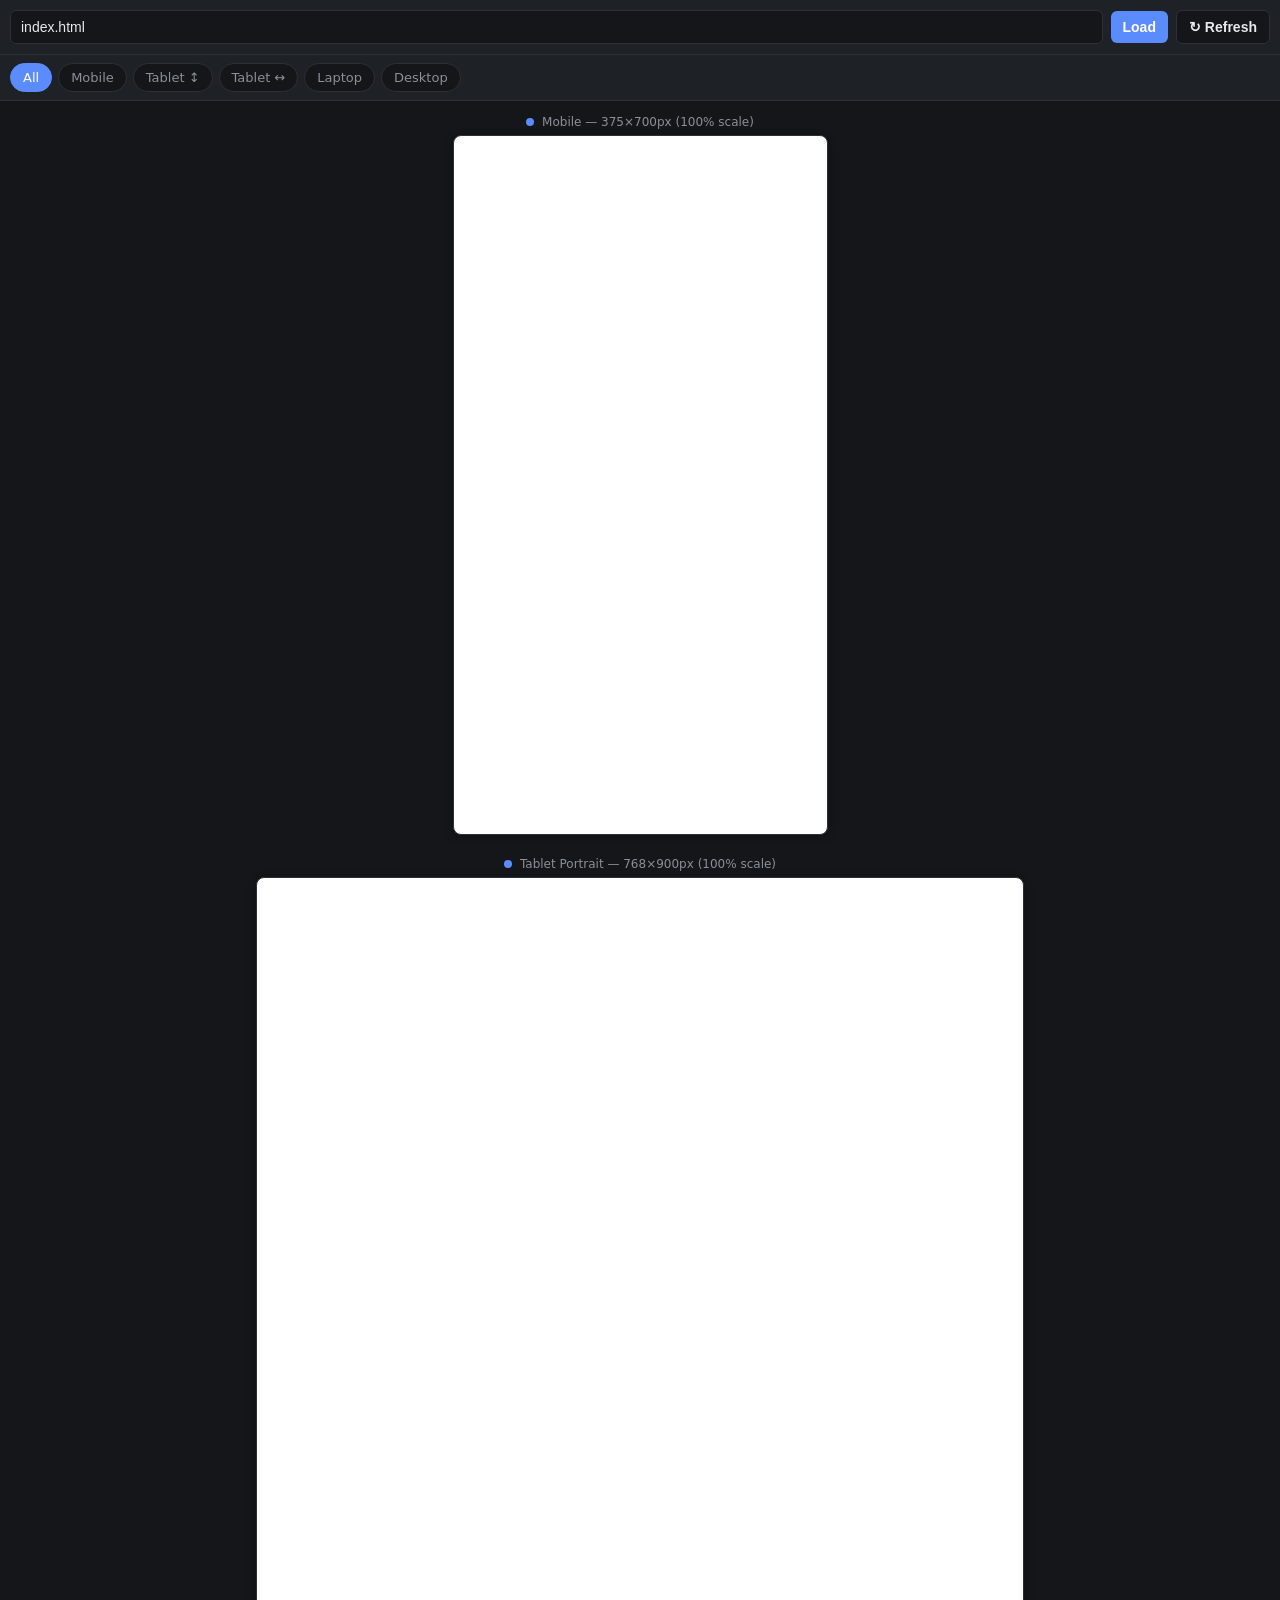
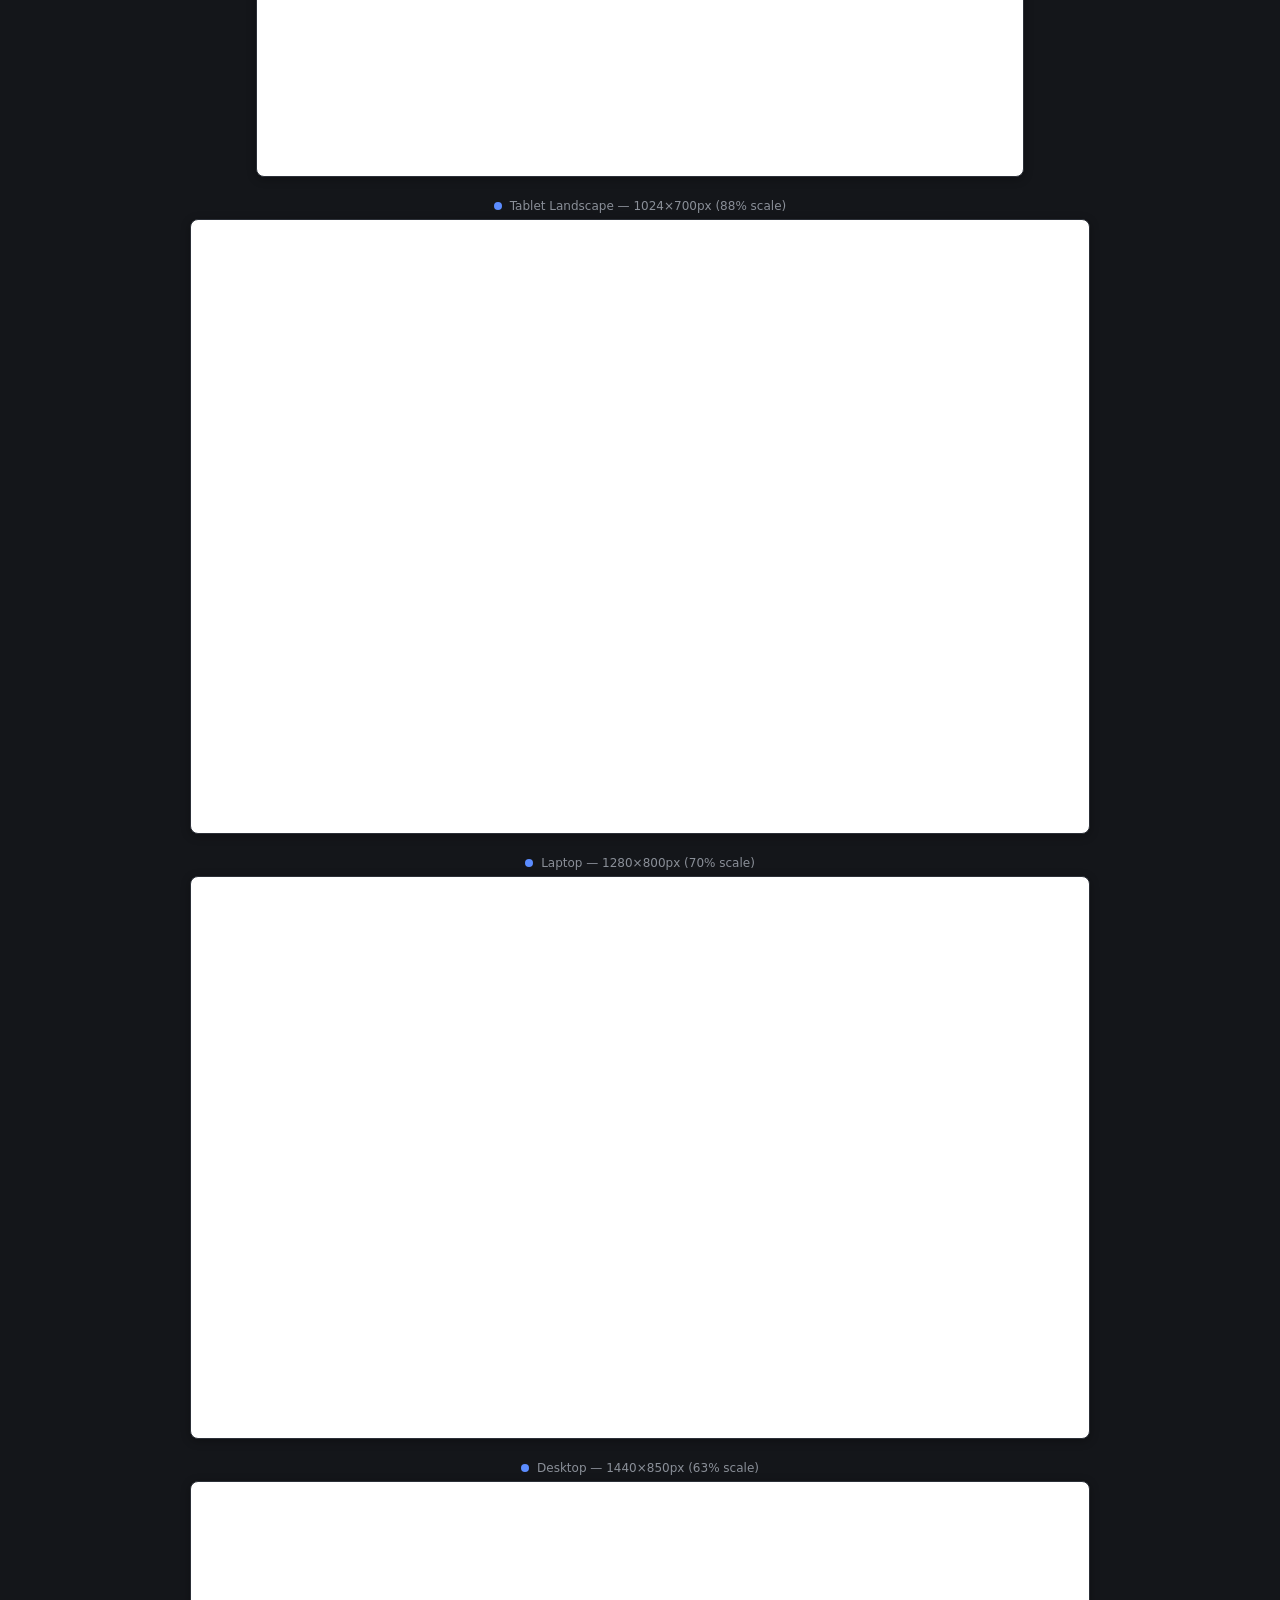
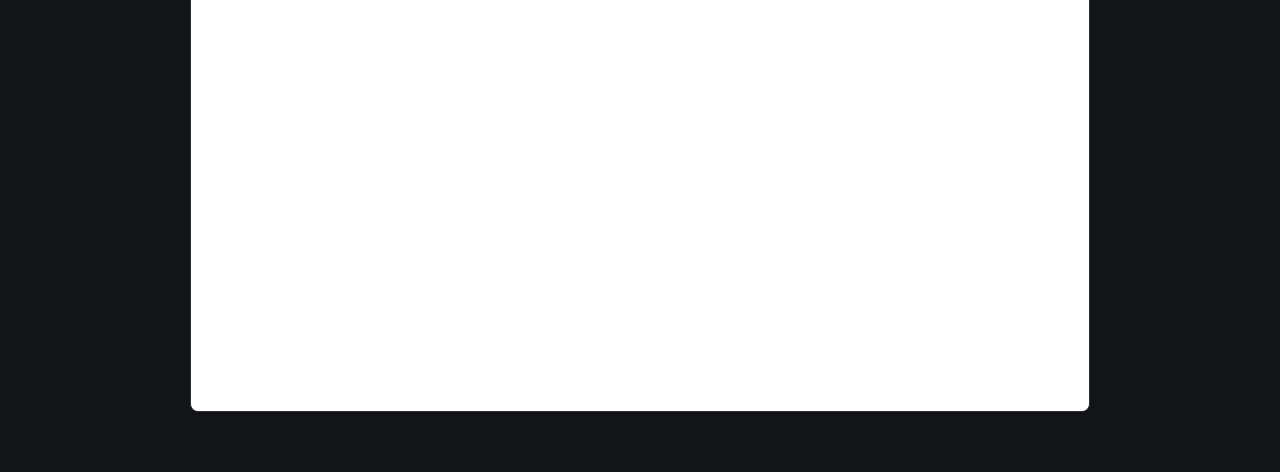
<file: app/device-preview.html>
<!DOCTYPE html>
<html lang="en">
<head>
<meta charset="UTF-8">
<meta name="viewport" content="width=device-width, initial-scale=1, user-scalable=yes">
<title>Device Preview</title>
<style>
  :root {
    --bg: #14161a;
    --panel: #1e2126;
    --border: #2c3038;
    --text: #e8e9ec;
    --muted: #8a8f98;
    --accent: #5b8cff;
  }
  * { box-sizing: border-box; }
  body {
    margin: 0;
    font-family: -apple-system, system-ui, sans-serif;
    background: var(--bg);
    color: var(--text);
  }
  #toolbar {
    position: sticky;
    top: 0;
    z-index: 10;
    background: var(--panel);
    border-bottom: 1px solid var(--border);
    padding: 10px;
    display: flex;
    flex-wrap: wrap;
    gap: 8px;
    align-items: center;
  }
  #path {
    flex: 1 1 160px;
    min-width: 0;
    padding: 8px 10px;
    background: var(--bg);
    border: 1px solid var(--border);
    color: var(--text);
    border-radius: 6px;
    font-size: 14px;
  }
  button {
    padding: 8px 12px;
    background: var(--accent);
    color: white;
    border: none;
    border-radius: 6px;
    font-size: 14px;
    font-weight: 600;
  }
  button.secondary {
    background: var(--bg);
    border: 1px solid var(--border);
    color: var(--text);
  }
  #tabs {
    display: flex;
    gap: 6px;
    padding: 8px 10px;
    overflow-x: auto;
    background: var(--panel);
    border-bottom: 1px solid var(--border);
  }
  .tab {
    padding: 6px 12px;
    border-radius: 999px;
    border: 1px solid var(--border);
    background: var(--bg);
    color: var(--muted);
    font-size: 13px;
    white-space: nowrap;
  }
  .tab.active {
    background: var(--accent);
    color: white;
    border-color: var(--accent);
  }
  #stage {
    padding: 14px 10px 60px;
    display: flex;
    flex-direction: column;
    gap: 22px;
  }
  .device {
    display: none;
    flex-direction: column;
    align-items: center;
  }
  .device.visible { display: flex; }
  .device-label {
    font-size: 12px;
    color: var(--muted);
    margin-bottom: 6px;
    display: flex;
    gap: 8px;
    align-items: center;
  }
  .device-label .dot {
    width: 8px; height: 8px; border-radius: 50%;
    background: var(--accent);
  }
  .frame-wrap {
    border: 1px solid var(--border);
    border-radius: 8px;
    overflow: hidden;
    background: white;
    box-shadow: 0 2px 10px rgba(0,0,0,0.3);
  }
  iframe {
    border: none;
    display: block;
    transform-origin: top left;
  }
  #empty-hint {
    color: var(--muted);
    font-size: 13px;
    padding: 20px 14px;
    line-height: 1.5;
  }
</style>
</head>
<body>

<div id="toolbar">
  <input id="path" type="text" placeholder="index.html or http://localhost:3000" />
  <button id="loadBtn">Load</button>
  <button id="refreshBtn" class="secondary">↻ Refresh</button>
</div>

<div id="tabs">
  <div class="tab active" data-target="all">All</div>
  <div class="tab" data-target="mobile">Mobile</div>
  <div class="tab" data-target="tablet-p">Tablet ↕</div>
  <div class="tab" data-target="tablet-l">Tablet ↔</div>
  <div class="tab" data-target="laptop">Laptop</div>
  <div class="tab" data-target="desktop">Desktop</div>
</div>

<div id="stage"></div>

<script>
  const DEVICES = [
    { id: "mobile",    label: "Mobile",         w: 375,  h: 700 },
    { id: "tablet-p",  label: "Tablet Portrait",  w: 768,  h: 900 },
    { id: "tablet-l",  label: "Tablet Landscape", w: 1024, h: 700 },
    { id: "laptop",    label: "Laptop",           w: 1280, h: 800 },
    { id: "desktop",   label: "Desktop",          w: 1440, h: 850 },
  ];

  const stage = document.getElementById("stage");
  const pathInput = document.getElementById("path");
  const STORAGE_KEY = "device-preview-path";

  // remember last path used, so reopening this file doesn't reset it
  pathInput.value = localStorage.getItem(STORAGE_KEY) || "index.html";

  function buildStage() {
    stage.innerHTML = "";

    if (!pathInput.value.trim()) {
      stage.innerHTML = `<div id="empty-hint">Type a file path (e.g. <b>index.html</b>) or a local server URL (e.g. <b>http://localhost:3000</b>) above, then tap Load.</div>`;
      return;
    }

    DEVICES.forEach(dev => {
      const wrap = document.createElement("div");
      wrap.className = "device visible";
      wrap.dataset.id = dev.id;

      const availableWidth = Math.min(window.innerWidth - 20, 900); // cap so desktop isn't absurdly tall on tablets
      const scale = Math.min(1, availableWidth / dev.w);

      wrap.innerHTML = `
        <div class="device-label">
          <span class="dot"></span>
          ${dev.label} — ${dev.w}×${dev.h}px (${Math.round(scale * 100)}% scale)
        </div>
        <div class="frame-wrap" style="width:${dev.w * scale}px; height:${dev.h * scale}px;">
          <iframe
            src="${resolveSrc(pathInput.value)}"
            style="width:${dev.w}px; height:${dev.h}px; transform: scale(${scale});"
            data-src="${resolveSrc(pathInput.value)}"
          ></iframe>
        </div>
      `;
      stage.appendChild(wrap);
    });

    applyTabFilter(currentTab);
  }

  function resolveSrc(path) {
    // cache-bust so edits actually show up on refresh
    const sep = path.includes("?") ? "&" : "?";
    return path + sep + "t=" + Date.now();
  }

  function refreshAll() {
    document.querySelectorAll("iframe").forEach(f => {
      const base = pathInput.value;
      f.src = resolveSrc(base);
    });
  }

  document.getElementById("loadBtn").addEventListener("click", () => {
    localStorage.setItem(STORAGE_KEY, pathInput.value);
    buildStage();
  });

  document.getElementById("refreshBtn").addEventListener("click", refreshAll);

  let currentTab = "all";
  function applyTabFilter(target) {
    currentTab = target;
    document.querySelectorAll(".tab").forEach(t => {
      t.classList.toggle("active", t.dataset.target === target);
    });
    document.querySelectorAll(".device").forEach(d => {
      d.classList.toggle("visible", target === "all" || d.dataset.id === target);
    });
  }

  document.querySelectorAll(".tab").forEach(tab => {
    tab.addEventListener("click", () => applyTabFilter(tab.dataset.target));
  });

  window.addEventListener("resize", buildStage);

  buildStage();
</script>

</body>
</html>
</file>
<file: css/style.css>
/* Box Model Hack */
* {
     box-sizing: border-box;
}

/* Clear fix hack */
.clearfix:after {
     content: ".";
     display: block;
     clear: both;
     visibility: hidden;
     line-height: 0;
     height: 0;
}

.clear {
	clear: both;
}

/******************************************
/* BASE STYLES
/*******************************************/

:root {
  --color-white: #FFF;
  --color-gray: #C4C4C4;
  --color-black: #000;
  --color-purple: #8000FF;
  --color-light-purple: #CF59E6;
  --color-light-blue: #6BC5F8;
}

@font-face {
  font-family: 'Circular Std Book';
  src: url('../assets/fonts/CircularStd-Book.woff');
  font-weight: normal;
  font-style: normal;
  font-display: swap;
}

@font-face {
  font-family: 'D-DIN Condensed';
  src: url('../assets/fonts/D-DINCondensed-Bold.woff');
  font-weight: normal;
  font-style: normal;
  font-display: swap;
}

@font-face {
  font-family: 'Mark Pro';
  src: url('../assets/fonts/MarkPro-Heavy.woff');
  font-weight: normal;
  font-style: normal;
  font-display: swap;
}

body {
  background: #000;
  color: var(--color-white);
  font-family: 'Circular Std Book', sans-serif;
  font-size: 1.6rem;
  overflow-x: hidden;
}

a {
  color: var(--color-white);
  text-decoration: none;
}


/******************************************
/* LAYOUT
/*******************************************/

/* PRELOADER */

.preloader {
  background: #10101A;
  display: grid;
  height: 100vh;
  left: 0;
  place-content: center;
  position: fixed;
  top: -100vh;
  transition: top 0.8s ease-in-out;
  width: 100vw;
  z-index: 129993994;
}

.preloader.is-inview {
  top: 0;
}

.preloader__wrapper {
  align-items: center;
  display: flex;
  justify-content: center;
}

.preloader__left {
  margin: 0 0.5rem 0 0;
  opacity: 1;
  transform: none;
}

.preloader__left img {
  width: 50px;
}

.preloader__right {
  height: 2.3rem;
  margin: 0 0 0 0.5rem;
  opacity: 1;
  overflow: hidden;
  position: relative;
  transform: none;
  width: max-content;
}

.preloader__right:after, .preloader__right:before {
  content: "";
  display: block;
  height: 100%;
  left: 0;
  position: absolute;
  top: 0;
  width: 100%;
  z-index: 1;
}

.preloader__right:before {
  background-image: linear-gradient(180deg, #10101A 5%, rgba(16,16,26,0) 30%);
}

.preloader__right:after {
  background-image: linear-gradient(0deg, #10101A 5%, rgba(16,16,26,0) 30%);
}

.preloader__text {
  color: var(--color-white);
  font-family: 'D-DIN Condensed', sans-serif;
  font-size: 1.125rem;
  font-weight: 700;
  letter-spacing: 0.19em;
  line-height: 2.3rem; 
  height: 2.3rem;
  margin: 0;
}

.preloader__track {
  animation: preloaderCarousel 4.5s cubic-bezier(0.77, 0, 0.175, 1) infinite;
}

@keyframes preloaderCarousel {
  0%, 25% {
    transform: translateY(0);
  }
  33%, 58% {
    transform: translateY(-2.3rem);
  }
  66%, 91% {
    transform: translateY(-4.6rem);
  }
  100% {
    transform: translateY(-6.9rem);
  }
}

/* CURSOR */

.cursor {
  background-image: url('../assets/images/cursor.png');
  background-repeat: no-repeat;
  background-size: contain;
  height: 6rem;
  pointer-events: none;
  position: absolute;
  right: 20%;
  top: 40%;
  width: 6rem;
  z-index: 1233333;
  animation: cursorAnim 10s linear infinite;
}

@keyframes cursorAnim {
  0% {
    transform: rotate(0deg);
  } 100% {
    transform: rotate(1turn);
  }
}

@media all and (max-width: 800px) {
  .cursor {
    display: none;
    opacity: 0;
  }
}

/* NAVBAR */

.navbar {
  align-items: center;
  backdrop-filter: blur(104px);
  background: rgba(42,43,56,0.5);
  border: 0.15rem solid #2A2B37;
  border-radius: 1.5rem;
  display: flex;
  justify-content: space-between;
  left: 0;
  margin: 0 auto;
  padding: 1rem 2.5rem;
  position: fixed;
  right: 0;
  top: 3rem;
  width: 60%;
  z-index: 999;
}

.nav-logo {
  width: 3.25rem;
}

.nav-links {
  align-items: center;
  display: flex;
  gap: 40px;
  justify-content: flex-end;
}

.nav-links a {
  color: var(--color-gray);
  font-family: 'D-DIN Condensed', sans-serif;
  font-size: 0.8rem;
  transition: all 0.3s ease-in-out;
}

.nav-links a:hover {
  color: var(--color-white);
}

.nav-burger {
  background: transparent;
  border: none;
  cursor: pointer;
  display: none;
  outline: none;
}

.nav-menu {
  align-items: center;
  background: #050810;
  color: var(--color-white);
  display: flex;
  flex-direction: column;
  gap: 3rem;
  height: 100vh;
  justify-content: center;
  left: -100vw;
  overflow: hidden;
  padding: 5rem 2rem 0 2rem;
  position: fixed;
  text-align: center;
  top: 0;
  transition: all 0.5s ease-in-out;
  width: 100%;
  z-index: 5;
}

.nav-menu.active {
    left: 0;
}

.nav-menu-socials {
  align-items: center;
  display: flex;
  gap: 2rem;
  justify-content: space-between;
}

.nav-menu-socials a {
  color: var(--color-light-blue);
  font-family: 'D-DIN Condensed', sans-serif;
  font-size: 1.5rem;
  font-weight: 100;
  letter-spacing: -0.03em;
  line-height: 92.4%;
  transition: all 0.3s ease-in-out;
}

.nav-menu-socials a:hover {
  color: var(--color-white);
}

.nav-menu-h4 {
  font-family: 'D-DIN Condensed', sans-serif;
  font-size: 1rem;
  font-weight: 100;
  letter-spacing: 0.19em;
  line-height: 92.4%;
}

.nav-menu-cta {
  color: var(--color-white);
  font-family: 'Mark Pro', sans-serif;
  font-size: 2.5rem;
  letter-spacing: -0.03rem;
  transition: all 0.3s ease-in-out;
}

.nav-menu-cta:hover {
  color: var(--color-light-purple);
}

.nav-menu img {
  width: 50px;
}

.nav-menu-projects {
  align-items: center;
  display: flex;
  gap: 1rem;
  justify-content: space-between;
}

.nav-menu-projects a {
  font-family: 'Mark Pro', sans-serif;
  font-size: 0.6rem;
  height: 7.5rem;
  letter-spacing: -0.085em;
  line-height: 130%;
  position: relative;
  transition: all 0.3s ease-in-out;
  width: calc(33.333% - 0.5rem);
}

.nav-menu-projects a:hover {
  transform: scale(1.1);
}

.nav-menu-projects a::before {
  content: "";
  position: absolute;
  top: 0;
  left: 0;
  width: 100%;
  height: 100%;
  background: rgba(0, 0, 0, 0.3);
  z-index: 1;
  transition: background 0.3s ease;
}

.nav-menu-projects a:hover::before {
  background: rgba(0, 0, 0, 0.7);
}

.nav-menu-projects img {
  border-radius: 1.15rem;
  height: 100%;
  object-fit: cover;
  transition: all 0.3s ease-in-out;
  width: 100%;
}

.nav-menu-projects h2 {
  color: var(--color-white);
  left: 50%;
  position: absolute;
  top: 25%;
  transform: translateX(-50%);
  z-index: 2;
}

@media screen and (max-width: 800px) {
  .navbar {
    border: 0.1rem solid #2A2B37;
    border-radius: 1rem;
    padding: 0.65rem 1rem;
    top: 2.25rem;
    width: 70%;
  }
  .nav-logo {
    width: 2.5rem;
  }
  .nav-links {
    display: none;
  }
  .nav-burger {
    display: inline-block;
  }
}


/* HOME SECTION */

.home-section {
  position: relative;
}

.home-section:before {
  background-image: url('../assets/images/hand-left.webp');
  background-repeat: no-repeat;
  background-size: contain;
  content: "";
  display: block;
  height: 22rem;
  left: 0;
  position: absolute;
  top: 0;
  width: 22rem;
}


.home-section:after {
  background-image: url('../assets/images/hand-right.webp');
  background-repeat: no-repeat;
  background-size: contain;
  content: "";
  display: block;
  height: 40rem;
  position: absolute;
  right: 0;
  top: 12.5rem;
  width: 20rem;
  z-index: -1;
}

.home-wrapper {
  padding: 12.5rem 6rem 0 6rem;
}

.home-heading {
  color: var(--color-white);
  font-family: 'Mark Pro', sans-serif;
  font-size: 4.5rem;
  letter-spacing: -0.03em;
  line-height: 100%;
}

.home-gradient {
  background: linear-gradient(-45deg, var(--color-light-blue), var(--color-light-purple), var(--color-light-blue), var(--color-light-purple));
  background-clip: text;
  -webkit-background-clip: text;
  -webkit-text-fill-color: transparent;
  background-size: 400% 400%;
  animation: gradient 3s ease infinite;
}

@keyframes gradient {
  0% {
    background-position: 0% 50%;
  } 50% {
    background-position: 100% 50%;
  } 100% {
    background-position: 0% 50%;
  }
}

.home-desc {
  color: var(--color-gray);
  font-size: 1.25rem;
  line-height: 130.4%;
  width: 41%;
}

.home-projects {
  border-bottom: 1.25px solid var(--color-gray);
  color: var(--color-gray);
  display: inline-block;
  font-family: 'D-DIN Condensed', sans-serif;
  font-size: 1.25rem;
  letter-spacing: 0.19em;
  line-height: 92.4%;
  margin: 5rem 0 0 0;
  padding: 0 0 0.5rem 0;
}

.home-socials {
  align-items: center;
  display: flex;
  gap: 2rem;
  justify-content: flex-end;
  margin: 2rem 0 0 0;
  width: 100%;
}

.home-socials a {
  color: var(--color-gray);
  font-family: 'D-DIN Condensed', sans-serif;
  letter-spacing: -0.03em;
  line-height: 92.4%;
  transition: all 0.3s ease-in-out;
}

.home-socials a:hover {
  color: var(--color-white);
}

@media screen and (max-width: 800px) {
  .home-section:before {
    height: 12.5rem;
    top: 0.5rem;
    width: 12.5rem;
  }
  .home-section:after {
    height: 20rem;
    top: 26rem;
    width: 10rem;
  }
  .home-wrapper {
    padding: 10rem 2rem 0 2rem;
  }
  .home-heading {
    font-size: 2.75rem;
  }
  .home-desc {
    font-size: 1rem;
    width: 100%;
  }
  .home-projects {
    font-size: 0.9rem;
    margin: 4rem 0 0 0;
  }
  .home-socials {
    gap: 1.25rem;
    margin: 6rem 0 0 0;
  }
  .home-socials a {
    font-size: 1rem;
  }
}


/* HOOK SECTION */
.hook-section {
  padding: 6rem 6rem 2rem 6rem;
}

.hook-heading {
  font-family: 'Mark Pro', sans-serif;
}

.hook-desc {
  color: var(--color-gray);
  font-size: 1rem;
  line-height: 130.4%;
  margin: 0 0 1.5rem 0;
}

@media screen and (max-width: 800px) {
  .hook-section {
    padding: 6rem 2rem 2rem 2rem;
  }
  .hook-heading {
    font-size: 1.05rem;
  }
  .hook-desc {
    font-size: 0.75rem;
  }
}


/* PROJECTS SECTION */

.projects-section {
  padding: 4rem 6rem 1.5rem 6rem;
}

.heading-2 {
  font-family: 'Mark Pro', sans-serif;
  font-size: 3rem;
  letter-spacing: -0.03em;
}

.heading-2 span {
  background-image: linear-gradient(90deg, #B0F3F1, #FFCFDF);
  background-clip: text;
  -webkit-background-clip: text;
  -webkit-text-fill-color: transparent;
}

.section-paragraph {
  color: var(--color-gray);
  font-size: 1.15rem;
}

.project-card {
  align-items: center;
  backdrop-filter: blur(54px);
  -webkit-backdrop-filter: blur(54px);
  background: linear-gradient(180deg, rgba(35,37,49,0.5), rgba(15,15,24,0.5));
  border: 0.2rem solid #20222E;
  border-radius: 5rem;
  display: flex;
  justify-content: flex-start;
  margin: 10rem auto;
  padding: 4rem 3rem;
  position: relative;
  transition: all 0.3s ease-in-out;
  width: 85%;
}

.project-card:hover {
  transform: scale(1.05);
}

.project-card:first-of-type:before {
  background-image: url('../assets/images/01.svg');
}

.project-card:nth-of-type(2):before {
  background-image: url('../assets/images/02.svg');
}

.project-card:nth-of-type(3):before {
  background-image: url('../assets/images/03.svg');
}

.project-card:before {
  background-size: contain;
  background-repeat: no-repeat;
  content: "";
  display: block;
  height: 9rem;
  position: absolute;
  right: -2rem;
  top: -3rem;
  width: 9rem;
}

.project-card-h4 {
  color: #8B8B8B;
  font-family: 'D-DIN Condensed', sans-serif;
  font-size: 1rem;
  letter-spacing: 0.19em;
  writing-mode: vertical-rl;
  transform: rotate(180deg);
}

.project-card-middle {
  border-radius: 3.5rem;
  height: 27.5rem;
  margin: 0 0 0 2.5rem;
  overflow: hidden;
  position: relative;
  width: 22rem;
}

.project-card-images {
  filter: url(#filter-0);
  inset: 0;
  position: absolute;
}

.project-card-images img {
  height: 100%;
  inset: 0;
  object-fit: cover;
  position: absolute;
  transition: opacity 0.7s ease;
  width: 100%;
}

.img-b {
  opacity: 0;
}

.project-card-middle:hover .img-b {
  opacity: 1;
}

.project-card-middle:hover .img-a {
  opacity: 0;
}

.project-card-right {
  align-items: flex-start;
  display: flex;
  flex-direction: column;
  justify-content: center;
  margin: 0 0 0 4rem;
}

.project-card-right h3 {
  font-family: 'Mark Pro', sans-serif;
  font-size: 2.75rem;
  letter-spacing: -0.03em;
  line-height: 105%;
  margin: 0 0 3rem 0;
  padding: 0 0 0.5rem 0;
  animation: gradient 3s ease-in-out infinite;
}

.project1 .project-card-right h3 {
  background: linear-gradient(-45deg, #F2BCC9, #ABB18F, var(--color-white), var(--color-white), var(--color-white));
  background-clip: text;
  -webkit-background-clip: text;
  -webkit-text-fill-color: transparent;
  background-size: 400% 400%;
}

.project2 .project-card-right h3 {
  background: linear-gradient(-45deg, #FBB034, #FD0, var(--color-white), var(--color-white), var(--color-white));
  background-clip: text;
  -webkit-background-clip: text;
  -webkit-text-fill-color: transparent;
  background-size: 400% 400%;
}

.project3 .project-card-right h3 {
  background: linear-gradient(-45deg, #045DE9, #09C6F9, var(--color-white), var(--color-white), var(--color-white));
  background-clip: text;
  -webkit-background-clip: text;
  -webkit-text-fill-color: transparent;
  background-size: 400% 400%;
}

.project-card-link {
  border-bottom: 1.25px solid var(--color-gray);
  font-family: 'D-DIN Condensed', sans-serif;
  font-size: 1.15rem;
  letter-spacing: 0.19em;
  line-height: 92.4%;
  margin: 0 0 5.5rem 0;
  padding: 0 0 0.4rem 0;
  transition: all 0.3s ease-in-out;
}

.project1 .project-card-link {
  color: #ABB18F;
}

.project2 .project-card-link {
  color: #E6972F;
}

.project3 .project-card-link {
  color: #57A3C7;
}

.project-card-link:hover {
  color: var(--color-white);
}

.project-card-right img {
  width: 2rem;
}

@media screen and (max-width: 800px) {
  .projects-section {
    padding: 4rem 2rem 0 2rem;
  }
  .heading-2 {
    font-size: 2rem;
  }
  .section-paragraph {
    font-size: 0.9rem;
  }
  .project-card {
    align-items: flex-start;
    border: 0.125rem solid #20222E;
    border-radius: 2.25rem;
    flex-direction: column;
    justify-content: center;
    margin: 6.5rem auto 7.5rem auto;
    padding: 2.15rem 1.75rem 2rem 1.75rem;
    width: 88.5%;
  }
  .project-card:before {
    height: 6rem;
    right: -1rem;
    top: -2rem;
    width: 6rem;
  }
  .project-card-h4 {
    display: none;
  }
  .project-card-middle {
    border-radius: 1.5rem;
    height: 18.5rem;
    margin: 0 0 1.5rem 0;
    width: 100%;
  }
  .project-card-right {
    margin: 0;
  }
  .project-card-right h3 {
    font-size: 2rem;
    margin: 0 0 1.25rem 0;
  }
  .project-card-link {
    font-size: 0.9rem;
    margin: 0 0 2rem 0;
  }
  .project-card-right img {
    width: 1.5rem;
  }
}


/* SERVICES SECTION */

.services-section {
  background: #050810;
  padding: 4rem 6rem 7rem 6rem;
}

.service-gallery {
  align-items: center;
  display: flex;
  flex-wrap: wrap;
  gap: 2.5rem;
  justify-content: center;
  margin: 6rem 0 0 0;
}

.service-card {
  background: #171E2F;
  border-radius: 2.5rem;
  padding: 1.5rem 2.25rem;
  transition: all 0.5s ease-in-out;
  width: calc(50% - 1.5rem);
}

.service-card:hover {
  transform: scale(1.1);
}

.service-card-top {
  align-items: center;
  display: flex;
  justify-content: space-between;
}

.service-card-top h3 {
  color: var(--color-gray);
  font-family: 'D-DIN Condensed', sans-serif;
  font-size: 1.5rem;
  text-transform: uppercase;
  
}

.service-card-top img {
  width: 6rem;
}

.service-card-desc {
  font-size: 1rem;
}

@media screen and (max-width: 800px) {
  .services-section {
    padding: 3rem 2rem 5rem 2rem;
  }
  .service-gallery {
    flex-direction: column;
    gap: 1.25rem;
    justify-content: flex-start;
    margin: 3rem 0 0 0;
  }
  .service-card {
    padding: 1rem 1.5rem;
    width: 100%;
  }
  .service-card-top h3 {
    font-size: 1.25rem;
  }
  .service-card-top img {
    width: 4.5rem;
  }
  .service-card-desc {
    font-size: 0.9rem;
  }
}


/* ABOUT SECTION */

.about-section {
  align-items: center;
  display: flex;
  gap: 5rem;
  justify-content: space-between;
  padding: 6rem 6rem 6rem 6rem;
}

.about-left {
  width: calc(65% - 2.5rem);
}

.about-section .section-paragraph {
  font-size: 1.5rem;
  line-height: 150%;
}

.about-right {
  width: calc(35% - 2.5rem);
}

.about-right img {
  border-radius: 3rem;
  transition: all 0.3s ease-in-out;
  width: 100%;
}

.about-right img:hover {
  transform: scale(1.05);
}

@media screen and (max-width: 800px) {
  .about-section {
    flex-direction: column-reverse;
    gap: 1rem;
    justify-content: flex-start;
    padding: 4.5rem 2rem 4rem 2rem;
  }
  .about-left {
    width: 100%;
  }
  .about-section .section-paragraph {
    font-size: 1rem;
  }
  .about-right {
    width: 50%;
  }
}


/* CONTACT SECTION */
.contact-section {
  padding: 4rem 6rem 6rem 6rem;
  text-align: center;
}

.contact-section .section-paragraph {
  font-size: 1.25rem;
}

.contact-p {
  color: var(--color-gray);
  font-size: 1.35rem;
  line-height: 150%;
  margin: 4rem 0 4rem 0;
}

.contact-form {
  display: flex;
  flex-wrap: wrap;
  gap: 2rem;
  justify-content: center;
  margin: 0 auto;
  width: 80%;
}

.contact-form input, .contact-form textarea {
  background: #171E2F;
  border: none;
  color: var(--color-white);
  padding: 1.5rem 2rem;
}

.contact-form #name, .contact-form #email {
  width: calc(50% - 1rem);
}

.contact-form #message {
  width: 100%;
}

.contact-form button {
  background: #171E2F;
  border: none;
  border-radius: 0.5rem;
  box-shadow: rgba(79, 79, 79, 0.35294117647058826) 0px 10px 50px;
  color: var(--color-white);
  font-family: 'Circular Std Book', sans-serif;
  font-size: 1.15rem;
  padding: 1.75rem 5rem;
  transition: all 0.3s ease-in-out;
}

.contact-form button:hover {
  transform: scale(1.1);
}

@media screen and (max-width: 800px) {
  .contact-section {
    padding: 1rem 2rem 3rem 2rem;
  }
  .contact-section .section-paragraph {
    font-size: 1.05rem;
    width: 100%;
  }
  .contact-p {
    font-size: 1.15rem;
    margin: 3rem 0 2rem 0;
  }
  .contact-form {
    gap: 1rem;
    width: 100%;
  }
  .contact-form #name, .contact-form #email {
    width: 100%;
  }
  .contact-form input, .contact-form textarea {
    font-size: 1rem;
    padding: 1rem 1rem;
  }
  .contact-form button {
    font-size: 0.9rem;
    padding: 1.25rem 0;
    margin: 2rem 0 0 0;
    width: 100%;
  }
}


/* FOOTER */

.footer {
  align-items: center;
  background: linear-gradient(180deg, rgba(35,37,49,0.5), rgba(15,15,24,0.5));
  border-top: 0.025rem solid #20222E;
  display: flex;
  justify-content: space-between;
  padding: 1.75rem 6rem;
}

.footer-left {
  align-items: center;
  display: flex;
}

.footer-left img {
  margin: 0 1rem 0 0;
  width: 2.5rem;
}

.footer-left p {
  color: var(--color-gray);
  font-size: 1.15rem;
}

.footer-right {
  align-items: center;
  display: flex;
  gap: 2rem;
  justify-content: flex-end;
}

.footer-right a {
  color: var(--color-gray);
  font-family: 'D-DIN Condensed', sans-serif;
  font-size: 1.15rem;
  transition: all 0.3s ease-in-out;
}

.footer-right a:hover {
  color: var(--color-light-blue);
}

@media screen and (max-width: 800px) {
  .footer {
    align-items: center;
    flex-direction: column-reverse;
    gap: 0.5rem;
    justify-content: center;
    padding: 2.75rem 2rem 1.5rem 2rem;
  }
  .footer-left img {
    margin: 0 0.15rem 0 0;
    width: 1.25rem;
  }
  .footer-left p {
    font-size: 0.7rem;
  }
  .footer-right {
    gap: 1.75rem;
  }
  .footer-right a {
    font-size: 1rem;
  }
}

/******************************************
/* ADDITIONAL STYLES
/*******************************************/
</file>
<file: app/css/style.css>
/* Box Model Hack */
* {
     box-sizing: border-box;
}

/* Clear fix hack */
.clearfix:after {
     content: ".";
     display: block;
     clear: both;
     visibility: hidden;
     line-height: 0;
     height: 0;
}

.clear {
	clear: both;
}

/******************************************
/* BASE STYLES
/*******************************************/

:root {
  --color-white: #FFF;
  --color-gray: #C4C4C4;
  --color-black: #000;
  --color-purple: #8000FF;
  --color-light-purple: #CF59E6;
  --color-light-blue: #6BC5F8;
}

@font-face {
  font-family: 'Circular Std Book';
  src: url('../assets/fonts/CircularStd-Book.woff');
  font-weight: normal;
  font-style: normal;
  font-display: swap;
}

@font-face {
  font-family: 'D-DIN Condensed';
  src: url('../assets/fonts/D-DINCondensed-Bold.woff');
  font-weight: normal;
  font-style: normal;
  font-display: swap;
}

@font-face {
  font-family: 'Mark Pro';
  src: url('../assets/fonts/MarkPro-Heavy.woff');
  font-weight: normal;
  font-style: normal;
  font-display: swap;
}

body {
  background: #000;
  color: var(--color-white);
  font-family: 'Circular Std Book', sans-serif;
  font-size: 1.6rem;
  overflow-x: hidden;
}

a {
  color: var(--color-white);
  text-decoration: none;
}


/******************************************
/* LAYOUT
/*******************************************/

/* PRELOADER */

.preloader {
  background: #10101A;
  display: grid;
  height: 100vh;
  left: 0;
  place-content: center;
  position: fixed;
  top: -100vh;
  transition: top 0.8s ease-in-out;
  width: 100vw;
  z-index: 129993994;
}

.preloader.is-inview {
  top: 0;
}

.preloader__wrapper {
  align-items: center;
  display: flex;
  justify-content: center;
}

.preloader__left {
  margin: 0 0.5rem 0 0;
  opacity: 1;
  transform: none;
}

.preloader__left img {
  width: 50px;
}

.preloader__right {
  height: 2.3rem;
  margin: 0 0 0 0.5rem;
  opacity: 1;
  overflow: hidden;
  position: relative;
  transform: none;
  width: max-content;
}

.preloader__right:after, .preloader__right:before {
  content: "";
  display: block;
  height: 100%;
  left: 0;
  position: absolute;
  top: 0;
  width: 100%;
  z-index: 1;
}

.preloader__right:before {
  background-image: linear-gradient(180deg, #10101A 5%, rgba(16,16,26,0) 30%);
}

.preloader__right:after {
  background-image: linear-gradient(0deg, #10101A 5%, rgba(16,16,26,0) 30%);
}

.preloader__text {
  color: var(--color-white);
  font-family: 'D-DIN Condensed', sans-serif;
  font-size: 1.125rem;
  font-weight: 700;
  letter-spacing: 0.19em;
  line-height: 2.3rem; 
  height: 2.3rem;
  margin: 0;
}

.preloader__track {
  animation: preloaderCarousel 4.5s cubic-bezier(0.77, 0, 0.175, 1) infinite;
}

@keyframes preloaderCarousel {
  0%, 25% {
    transform: translateY(0);
  }
  33%, 58% {
    transform: translateY(-2.3rem);
  }
  66%, 91% {
    transform: translateY(-4.6rem);
  }
  100% {
    transform: translateY(-6.9rem);
  }
}

/* CURSOR */

.cursor {
  background-image: url('../assets/images/cursor.png');
  background-repeat: no-repeat;
  background-size: contain;
  height: 6rem;
  pointer-events: none;
  position: absolute;
  right: 20%;
  top: 40%;
  width: 6rem;
  z-index: 1233333;
  animation: cursorAnim 10s linear infinite;
}

@keyframes cursorAnim {
  0% {
    transform: rotate(0deg);
  } 100% {
    transform: rotate(1turn);
  }
}

@media all and (max-width: 800px) {
  .cursor {
    opacity: 0;
  }
}

/* NAVBAR */

.navbar {
  align-items: center;
  backdrop-filter: blur(104px);
  background: rgba(42,43,56,0.5);
  border: 0.15rem solid #2A2B37;
  border-radius: 1.5rem;
  display: flex;
  justify-content: space-between;
  left: 0;
  margin: 0 auto;
  padding: 1rem 2.5rem;
  position: fixed;
  right: 0;
  top: 3rem;
  width: 60%;
  z-index: 999;
}

.nav-logo {
  width: 3.25rem;
}

.nav-links {
  align-items: center;
  display: flex;
  gap: 40px;
  justify-content: flex-end;
}

.nav-links a {
  color: var(--color-gray);
  font-family: 'D-DIN Condensed', sans-serif;
  font-size: 0.8rem;
  transition: all 0.3s ease-in-out;
}

.nav-links a:hover {
  color: var(--color-white);
}

.nav-burger {
  background: transparent;
  border: none;
  cursor: pointer;
  display: none;
  outline: none;
}

.nav-menu {
  align-items: center;
  background: #050810;
  color: var(--color-white);
  display: flex;
  flex-direction: column;
  gap: 3rem;
  height: 100vh;
  justify-content: center;
  left: -100vw;
  overflow: hidden;
  padding: 5rem 2rem 0 2rem;
  position: fixed;
  text-align: center;
  top: 0;
  transition: all 0.5s ease-in-out;
  width: 100%;
  z-index: 5;
}

.nav-menu.active {
    left: 0;
}

.nav-menu-socials {
  align-items: center;
  display: flex;
  gap: 2rem;
  justify-content: space-between;
}

.nav-menu-socials a {
  color: var(--color-light-blue);
  font-family: 'D-DIN Condensed', sans-serif;
  font-size: 1.5rem;
  font-weight: 100;
  letter-spacing: -0.03em;
  line-height: 92.4%;
  transition: all 0.3s ease-in-out;
}

.nav-menu-socials a:hover {
  color: var(--color-white);
}

.nav-menu-h4 {
  font-family: 'D-DIN Condensed', sans-serif;
  font-size: 1rem;
  font-weight: 100;
  letter-spacing: 0.19em;
  line-height: 92.4%;
}

.nav-menu-cta {
  color: var(--color-white);
  font-family: 'Mark Pro', sans-serif;
  font-size: 2.5rem;
  letter-spacing: -0.03rem;
  transition: all 0.3s ease-in-out;
}

.nav-menu-cta:hover {
  color: var(--color-light-purple);
}

.nav-menu img {
  width: 50px;
}

.nav-menu-projects {
  align-items: center;
  display: flex;
  gap: 1rem;
  justify-content: space-between;
}

.nav-menu-projects a {
  font-family: 'Mark Pro', sans-serif;
  font-size: 0.6rem;
  height: 7.5rem;
  letter-spacing: -0.085em;
  line-height: 130%;
  position: relative;
  transition: all 0.3s ease-in-out;
}

.nav-menu-projects a:hover {
  transform: scale(1.1);
}

.nav-menu-projects a::before {
  content: "";
  position: absolute;
  top: 0;
  left: 0;
  width: 100%;
  height: 100%;
  background: rgba(0, 0, 0, 0.3);
  z-index: 1;
  transition: background 0.3s ease;
}

.nav-menu-projects a:hover::before {
  background: rgba(0, 0, 0, 0.7);
}

.nav-menu-projects img {
  border-radius: 1.15rem;
  height: 100%;
  object-fit: cover;
  transition: all 0.3s ease-in-out;
  width: 100%;
}

.nav-menu-projects h2 {
  color: var(--color-white);
  left: 15%;
  position: absolute;
  top: 35%;
  z-index: 2;
}

@media screen and (max-width: 800px) {
  .navbar {
    border: 0.1rem solid #2A2B37;
    border-radius: 1rem;
    padding: 0.65rem 1rem;
    top: 2.25rem;
    width: 70%;
  }
  .nav-logo {
    width: 2.5rem;
  }
  .nav-links {
    display: none;
  }
  .nav-burger {
    display: inline-block;
  }
}


/* HOME SECTION */

.home-section {
  position: relative;
}

.home-section:before {
  background-image: url('../assets/images/hand-left.webp');
  background-repeat: no-repeat;
  background-size: contain;
  content: "";
  display: block;
  height: 22rem;
  left: 0;
  position: absolute;
  top: 0;
  width: 22rem;
}


.home-section:after {
  background-image: url('../assets/images/hand-right.webp');
  background-repeat: no-repeat;
  background-size: contain;
  content: "";
  display: block;
  height: 40rem;
  position: absolute;
  right: 0;
  top: 12.5rem;
  width: 20rem;
  z-index: -1;
}

.home-wrapper {
  padding: 12.5rem 6rem 0 6rem;
}

.home-heading {
  color: var(--color-white);
  font-family: 'Mark Pro', sans-serif;
  font-size: 4.5rem;
  letter-spacing: -0.03em;
  line-height: 100%;
}

.home-gradient {
  background: linear-gradient(-45deg, var(--color-light-blue), var(--color-light-purple), var(--color-light-blue), var(--color-light-purple));
  background-clip: text;
  -webkit-background-clip: text;
  -webkit-text-fill-color: transparent;
  background-size: 400% 400%;
  animation: gradient 3s ease infinite;
}

@keyframes gradient {
  0% {
    background-position: 0% 50%;
  } 50% {
    background-position: 100% 50%;
  } 100% {
    background-position: 0% 50%;
  }
}

.home-desc {
  color: var(--color-gray);
  font-size: 1.25rem;
  line-height: 130.4%;
  width: 41%;
}

.home-projects {
  border-bottom: 1.25px solid var(--color-gray);
  color: var(--color-gray);
  display: inline-block;
  font-family: 'D-DIN Condensed', sans-serif;
  font-size: 1.25rem;
  letter-spacing: 0.19em;
  line-height: 92.4%;
  margin: 5rem 0 0 0;
  padding: 0 0 0.5rem 0;
}

.home-socials {
  align-items: center;
  display: flex;
  gap: 2rem;
  justify-content: flex-end;
  margin: 2rem 0 0 0;
  width: 100%;
}

.home-socials a {
  color: var(--color-gray);
  font-family: 'D-DIN Condensed', sans-serif;
  letter-spacing: -0.03em;
  line-height: 92.4%;
  transition: all 0.3s ease-in-out;
}

.home-socials a:hover {
  color: var(--color-white);
}

@media screen and (max-width: 800px) {
  .home-section:before {
    height: 12.5rem;
    top: 0.5rem;
    width: 12.5rem;
  }
  .home-section:after {
    height: 20rem;
    top: 26rem;
    width: 10rem;
  }
  .home-wrapper {
    padding: 10rem 2rem 0 2rem;
  }
  .home-heading {
    font-size: 2.75rem;
  }
  .home-desc {
    font-size: 1rem;
    width: 100%;
  }
  .home-projects {
    font-size: 0.9rem;
    margin: 4rem 0 0 0;
  }
  .home-socials {
    gap: 1.25rem;
    margin: 6rem 0 0 0;
  }
  .home-socials a {
    font-size: 1rem;
  }
}


/* HOOK SECTION */
.hook-section {
  padding: 6rem 6rem 2rem 6rem;
}

.hook-heading {
  font-family: 'Mark Pro', sans-serif;
}

.hook-desc {
  color: var(--color-gray);
  font-size: 1rem;
  line-height: 130.4%;
  margin: 0 0 1.5rem 0;
}

@media screen and (max-width: 800px) {
  .hook-section {
    padding: 6rem 2rem 2rem 2rem;
  }
  .hook-heading {
    font-size: 1.05rem;
  }
  .hook-desc {
    font-size: 0.75rem;
  }
}


/* PROJECTS SECTION */

.projects-section {
  padding: 4rem 6rem 1.5rem 6rem;
}

.heading-2 {
  font-family: 'Mark Pro', sans-serif;
  font-size: 3rem;
  letter-spacing: -0.03em;
}

.heading-2 span {
  background-image: linear-gradient(90deg, #B0F3F1, #FFCFDF);
  background-clip: text;
  -webkit-background-clip: text;
  -webkit-text-fill-color: transparent;
}

.section-paragraph {
  color: var(--color-gray);
  font-size: 1.15rem;
}

.project-card {
  align-items: center;
  backdrop-filter: blur(54px);
  -webkit-backdrop-filter: blur(54px);
  background: linear-gradient(180deg, rgba(35,37,49,0.5), rgba(15,15,24,0.5));
  border: 0.2rem solid #20222E;
  border-radius: 5rem;
  display: flex;
  justify-content: flex-start;
  margin: 10rem auto;
  padding: 4rem 3rem;
  position: relative;
  transition: all 0.3s ease-in-out;
  width: 85%;
}

.project-card:hover {
  transform: scale(1.05);
}

.project-card:first-of-type:before {
  background-image: url('../assets/images/01.svg');
}

.project-card:nth-of-type(2):before {
  background-image: url('../assets/images/02.svg');
}

.project-card:nth-of-type(3):before {
  background-image: url('../assets/images/03.svg');
}

.project-card:before {
  background-size: contain;
  background-repeat: no-repeat;
  content: "";
  display: block;
  height: 9rem;
  position: absolute;
  right: -2rem;
  top: -3rem;
  width: 9rem;
}

.project-card-h4 {
  color: #8B8B8B;
  font-family: 'D-DIN Condensed', sans-serif;
  font-size: 1rem;
  letter-spacing: 0.19em;
  writing-mode: vertical-rl;
  transform: rotate(180deg);
}

.project-card-middle {
  border-radius: 3.5rem;
  height: 27.5rem;
  margin: 0 0 0 2.5rem;
  overflow: hidden;
  position: relative;
  width: 22rem;
}

.project-card-images {
  filter: url(#filter-0);
  inset: 0;
  position: absolute;
}

.project-card-images img {
  height: 100%;
  inset: 0;
  object-fit: cover;
  position: absolute;
  transition: opacity 0.7s ease;
  width: 100%;
}

.img-b {
  opacity: 0;
}

.project-card-middle:hover .img-b {
  opacity: 1;
}

.project-card-middle:hover .img-a {
  opacity: 0;
}

.project-card-right {
  align-items: flex-start;
  display: flex;
  flex-direction: column;
  justify-content: center;
  margin: 0 0 0 4rem;
}

.project-card-right h3 {
  font-family: 'Mark Pro', sans-serif;
  font-size: 2.75rem;
  letter-spacing: -0.03em;
  line-height: 105%;
  margin: 0 0 3rem 0;
  padding: 0 0 0.5rem 0;
  animation: gradient 3s ease-in-out infinite;
}

.project1 .project-card-right h3 {
  background: linear-gradient(-45deg, #63898A, #9FBCBF, var(--color-white), var(--color-white), var(--color-white));
  background-clip: text;
  -webkit-background-clip: text;
  -webkit-text-fill-color: transparent;
  background-size: 400% 400%;
}

.project2 .project-card-right h3 {
  background: linear-gradient(-45deg, #FBB034, #FD0, var(--color-white), var(--color-white), var(--color-white));
  background-clip: text;
  -webkit-background-clip: text;
  -webkit-text-fill-color: transparent;
  background-size: 400% 400%;
}

.project3 .project-card-right h3 {
  background: linear-gradient(-45deg, #045DE9, #09C6F9, var(--color-white), var(--color-white), var(--color-white));
  background-clip: text;
  -webkit-background-clip: text;
  -webkit-text-fill-color: transparent;
  background-size: 400% 400%;
}

.project-card-link {
  border-bottom: 1.25px solid var(--color-gray);
  font-family: 'D-DIN Condensed', sans-serif;
  font-size: 1.15rem;
  letter-spacing: 0.19em;
  line-height: 92.4%;
  margin: 0 0 5.5rem 0;
  padding: 0 0 0.4rem 0;
  transition: all 0.3s ease-in-out;
}

.project1 .project-card-link {
  color: #6B9796;
}

.project2 .project-card-link {
  color: #E6972F;
}

.project3 .project-card-link {
  color: #57A3C7;
}

.project-card-link:hover {
  color: var(--color-white);
}

.project-card-right img {
  width: 2rem;
}

@media screen and (max-width: 800px) {
  .projects-section {
    padding: 4rem 2rem 0 2rem;
  }
  .heading-2 {
    font-size: 2rem;
  }
  .section-paragraph {
    font-size: 0.9rem;
  }
  .project-card {
    align-items: flex-start;
    border: 0.125rem solid #20222E;
    border-radius: 2.25rem;
    flex-direction: column;
    justify-content: center;
    margin: 6.5rem auto 7.5rem auto;
    padding: 2.15rem 1.75rem 2rem 1.75rem;
    width: 88.5%;
  }
  .project-card:before {
    height: 6rem;
    right: -1rem;
    top: -2rem;
    width: 6rem;
  }
  .project-card-h4 {
    display: none;
  }
  .project-card-middle {
    border-radius: 1.5rem;
    height: 18.5rem;
    margin: 0 0 1.5rem 0;
    width: 100%;
  }
  .project-card-right {
    margin: 0;
  }
  .project-card-right h3 {
    font-size: 2rem;
    margin: 0 0 1.25rem 0;
  }
  .project-card-link {
    font-size: 0.9rem;
    margin: 0 0 2rem 0;
  }
  .project-card-right img {
    width: 1.5rem;
  }
}


/* SERVICES SECTION */

.services-section {
  background: #050810;
  padding: 4rem 6rem 7rem 6rem;
}

.service-gallery {
  align-items: center;
  display: flex;
  flex-wrap: wrap;
  gap: 2.5rem;
  justify-content: center;
  margin: 6rem 0 0 0;
}

.service-card {
  background: #171E2F;
  border-radius: 2.5rem;
  padding: 1.5rem 2.25rem;
  transition: all 0.5s ease-in-out;
  width: calc(50% - 1.5rem);
}

.service-card:hover {
  transform: scale(1.1);
}

.service-card-top {
  align-items: center;
  display: flex;
  justify-content: space-between;
}

.service-card-top h3 {
  color: var(--color-gray);
  font-family: 'D-DIN Condensed', sans-serif;
  font-size: 1.5rem;
  text-transform: uppercase;
  
}

.service-card-top img {
  width: 6rem;
}

.service-card-desc {
  font-size: 1rem;
}

@media screen and (max-width: 800px) {
  .services-section {
    padding: 3rem 2rem 5rem 2rem;
  }
  .service-gallery {
    flex-direction: column;
    gap: 1.25rem;
    justify-content: flex-start;
    margin: 3rem 0 0 0;
  }
  .service-card {
    padding: 1rem 1.5rem;
    width: 100%;
  }
  .service-card-top h3 {
    font-size: 1.25rem;
  }
  .service-card-top img {
    width: 4.5rem;
  }
  .service-card-desc {
    font-size: 0.9rem;
  }
}


/* ABOUT SECTION */

.about-section {
  align-items: center;
  display: flex;
  gap: 5rem;
  justify-content: space-between;
  padding: 6rem 6rem 6rem 6rem;
}

.about-left {
  width: calc(65% - 2.5rem);
}

.about-section .section-paragraph {
  font-size: 1.5rem;
  line-height: 150%;
}

.about-right {
  width: calc(35% - 2.5rem);
}

.about-right img {
  border-radius: 3rem;
  transition: all 0.3s ease-in-out;
  width: 100%;
}

.about-right img:hover {
  transform: scale(1.05);
}

@media screen and (max-width: 800px) {
  .about-section {
    flex-direction: column-reverse;
    gap: 1rem;
    justify-content: flex-start;
    padding: 4.5rem 2rem 4rem 2rem;
  }
  .about-left {
    width: 100%;
  }
  .about-section .section-paragraph {
    font-size: 1rem;
  }
  .about-right {
    width: 50%;
  }
}


/* CONTACT SECTION */
.contact-section {
  padding: 4rem 6rem 6rem 6rem;
  text-align: center;
}

.contact-section .section-paragraph {
  font-size: 1.25rem;
}

.contact-p {
  color: var(--color-gray);
  font-size: 1.35rem;
  line-height: 150%;
  margin: 4rem 0 4rem 0;
}

.contact-form {
  display: flex;
  flex-wrap: wrap;
  gap: 2rem;
  justify-content: center;
  margin: 0 auto;
  width: 80%;
}

.contact-form input, .contact-form textarea {
  background: #171E2F;
  border: none;
  color: var(--color-white);
  padding: 1.5rem 2rem;
}

.contact-form #name, .contact-form #email {
  width: calc(50% - 1rem);
}

.contact-form #message {
  width: 100%;
}

.contact-form button {
  background: #171E2F;
  border: none;
  border-radius: 0.5rem;
  box-shadow: rgba(79, 79, 79, 0.35294117647058826) 0px 10px 50px;
  color: var(--color-white);
  font-family: 'Circular Std Book', sans-serif;
  font-size: 1.15rem;
  padding: 1.75rem 5rem;
  transition: all 0.3s ease-in-out;
}

.contact-form button:hover {
  transform: scale(1.1);
}

@media screen and (max-width: 800px) {
  .contact-section {
    padding: 1rem 2rem 3rem 2rem;
  }
  .contact-section .section-paragraph {
    font-size: 1.05rem;
    width: 100%;
  }
  .contact-p {
    font-size: 1.15rem;
    margin: 3rem 0 2rem 0;
  }
  .contact-form {
    gap: 1rem;
    width: 100%;
  }
  .contact-form #name, .contact-form #email {
    width: 100%;
  }
  .contact-form input, .contact-form textarea {
    font-size: 1rem;
    padding: 1rem 1rem;
  }
  .contact-form button {
    font-size: 0.9rem;
    padding: 1.25rem 0;
    margin: 2rem 0 0 0;
    width: 100%;
  }
}


/* FOOTER */

.footer {
  align-items: center;
  background: linear-gradient(180deg, rgba(35,37,49,0.5), rgba(15,15,24,0.5));
  border-top: 0.025rem solid #20222E;
  display: flex;
  justify-content: space-between;
  padding: 1.75rem 6rem;
}

.footer-left {
  align-items: center;
  display: flex;
}

.footer-left img {
  margin: 0 1rem 0 0;
  width: 2.5rem;
}

.footer-left p {
  color: var(--color-gray);
  font-size: 1.15rem;
}

.footer-right {
  align-items: center;
  display: flex;
  gap: 2rem;
  justify-content: flex-end;
}

.footer-right a {
  color: var(--color-gray);
  font-family: 'D-DIN Condensed', sans-serif;
  font-size: 1.15rem;
  transition: all 0.3s ease-in-out;
}

.footer-right a:hover {
  color: var(--color-light-blue);
}

@media screen and (max-width: 800px) {
  .footer {
    align-items: center;
    flex-direction: column-reverse;
    gap: 0.5rem;
    justify-content: center;
    padding: 2.75rem 2rem 1.5rem 2rem;
  }
  .footer-left img {
    margin: 0 0.15rem 0 0;
    width: 1.25rem;
  }
  .footer-left p {
    font-size: 0.7rem;
  }
  .footer-right {
    gap: 1.75rem;
  }
  .footer-right a {
    font-size: 1rem;
  }
}

/******************************************
/* ADDITIONAL STYLES
/*******************************************/
</file>
<file: demo/css/style.css>
/* Box Model Hack */
* {
     box-sizing: border-box;
}

/* Clear fix hack */
.clearfix:after {
     content: ".";
     display: block;
     clear: both;
     visibility: hidden;
     line-height: 0;
     height: 0;
}

.clear {
	clear: both;
}

/******************************************
/* BASE STYLES
/*******************************************/

:root {
  --color-white: #FFF;
  --color-gray: #C4C4C4;
  --color-black: #000;
  --color-purple: #8000FF;
  --color-light-purple: #CF59E6;
  --color-light-blue: #6BC5F8;
}

@font-face {
  font-family: 'Circular Std Book';
  src: url('../assets/fonts/CircularStd-Book.woff');
  font-weight: normal;
  font-style: normal;
  font-display: swap;
}

@font-face {
  font-family: 'D-DIN Condensed';
  src: url('../assets/fonts/D-DINCondensed-Bold.woff');
  font-weight: normal;
  font-style: normal;
  font-display: swap;
}

@font-face {
  font-family: 'Mark Pro';
  src: url('../assets/fonts/MarkPro-Heavy.woff');
  font-weight: normal;
  font-style: normal;
  font-display: swap;
}

body {
  background: #000;
  font-family: 'Circular Std Book', sans-serif;
  font-size: 1.6rem;
  overflow-x: hidden;
}

a {
  color: var(--color-white);
  text-decoration: none;
}


/******************************************
/* LAYOUT
/*******************************************/

/* PRELOADER */

.preloader {
  background: #10101A;
  display: grid;
  height: 100vh;
  left: 0;
  place-content: center;
  position: fixed;
  top: -100vh;
  transition: top 0.8s ease-in-out;
  width: 100vw;
  z-index: 129993994;
}

.preloader.is-inview {
  top: 0;
}

.preloader__wrapper {
  align-items: center;
  display: flex;
  justify-content: center;
}

.preloader__left {
  margin: 0 0.5rem 0 0;
  opacity: 1;
  transform: none;
}

.preloader__left img {
  width: 50px;
}

.preloader__right {
  height: 2.3rem;
  margin: 0 0 0 0.5rem;
  opacity: 1;
  overflow: hidden;
  position: relative;
  transform: none;
  width: max-content;
}

.preloader__right:after, .preloader__right:before {
  content: "";
  display: block;
  height: 100%;
  left: 0;
  position: absolute;
  top: 0;
  width: 100%;
  z-index: 1;
}

.preloader__right:before {
  background-image: linear-gradient(180deg, #10101A 5%, rgba(16,16,26,0) 30%);
}

.preloader__right:after {
  background-image: linear-gradient(0deg, #10101A 5%, rgba(16,16,26,0) 30%);
}

.preloader__text {
  color: var(--color-white);
  font-family: 'D-DIN Condensed', sans-serif;
  font-size: 1.125rem;
  font-weight: 700;
  letter-spacing: 0.19em;
  line-height: 2.3rem; 
  height: 2.3rem;
  margin: 0;
}

.preloader__track {
  animation: preloaderCarousel 4.5s cubic-bezier(0.77, 0, 0.175, 1) infinite;
}

@keyframes preloaderCarousel {
  0%, 25% {
    transform: translateY(0);
  }
  33%, 58% {
    transform: translateY(-2.3rem);
  }
  66%, 91% {
    transform: translateY(-4.6rem);
  }
  100% {
    transform: translateY(-6.9rem);
  }
}

/* CURSOR */

.cursor {
  background-image: url('../assets/images/cursor.png');
  background-repeat: no-repeat;
  background-size: contain;
  height: 6rem;
  pointer-events: none;
  position: absolute;
  right: 20%;
  top: 40%;
  width: 6rem;
  z-index: 1233333;
  animation: cursorAnim 10s linear infinite;
}

@keyframes cursorAnim {
  0% {
    transform: rotate(0deg);
  } 100% {
    transform: rotate(1turn);
  }
}

@media all and (max-width: 800px) {
  .cursor {
    opacity: 0;
  }
}

/* NAVBAR */

.navbar {
  align-items: center;
  backdrop-filter: blur(104px);
  background: rgba(42,43,56,0.5);
  border: 0.15rem solid #2A2B37;
  border-radius: 1.5rem;
  display: flex;
  justify-content: space-between;
  left: 0;
  margin: 0 auto;
  padding: 1rem 2.5rem;
  position: fixed;
  right: 0;
  top: 3rem;
  width: 60%;
  z-index: 999;
}

.nav-logo {
  width: 3.25rem;
}

.nav-links {
  align-items: center;
  display: flex;
  gap: 40px;
  justify-content: flex-end;
}

.nav-links a {
  color: var(--color-gray);
  font-family: 'D-DIN Condensed', sans-serif;
  font-size: 0.8rem;
  transition: all 0.3s ease-in-out;
}

.nav-links a:hover {
  color: var(--color-white);
}

.nav-burger {
  background: transparent;
  border: none;
  cursor: pointer;
  display: none;
  outline: none;
}

.nav-menu {
  background: #050810;
  color: var(--color-white);
  height: 100vh;
  left: -100vw;
  overflow: hidden;
  overflow-y: scroll;
  position: fixed;
  top: 0;
  transition: all 0.75s ease-in-out;
  width: 100%;
}

.nav-menu.active {
    left: 0;
}

@media screen and (max-width: 800px) {
  .navbar {
    border: 0.1rem solid #2A2B37;
    border-radius: 1rem;
    padding: 0.65rem 1rem;
    top: 2rem;
    width: 80%;
  }
  .nav-logo {
    width: 2.5rem;
  }
  .nav-links {
    display: none;
  }
  .nav-burger {
    display: inline-block;
  }
}

/******************************************
/* ADDITIONAL STYLES
/*******************************************/
</file>
